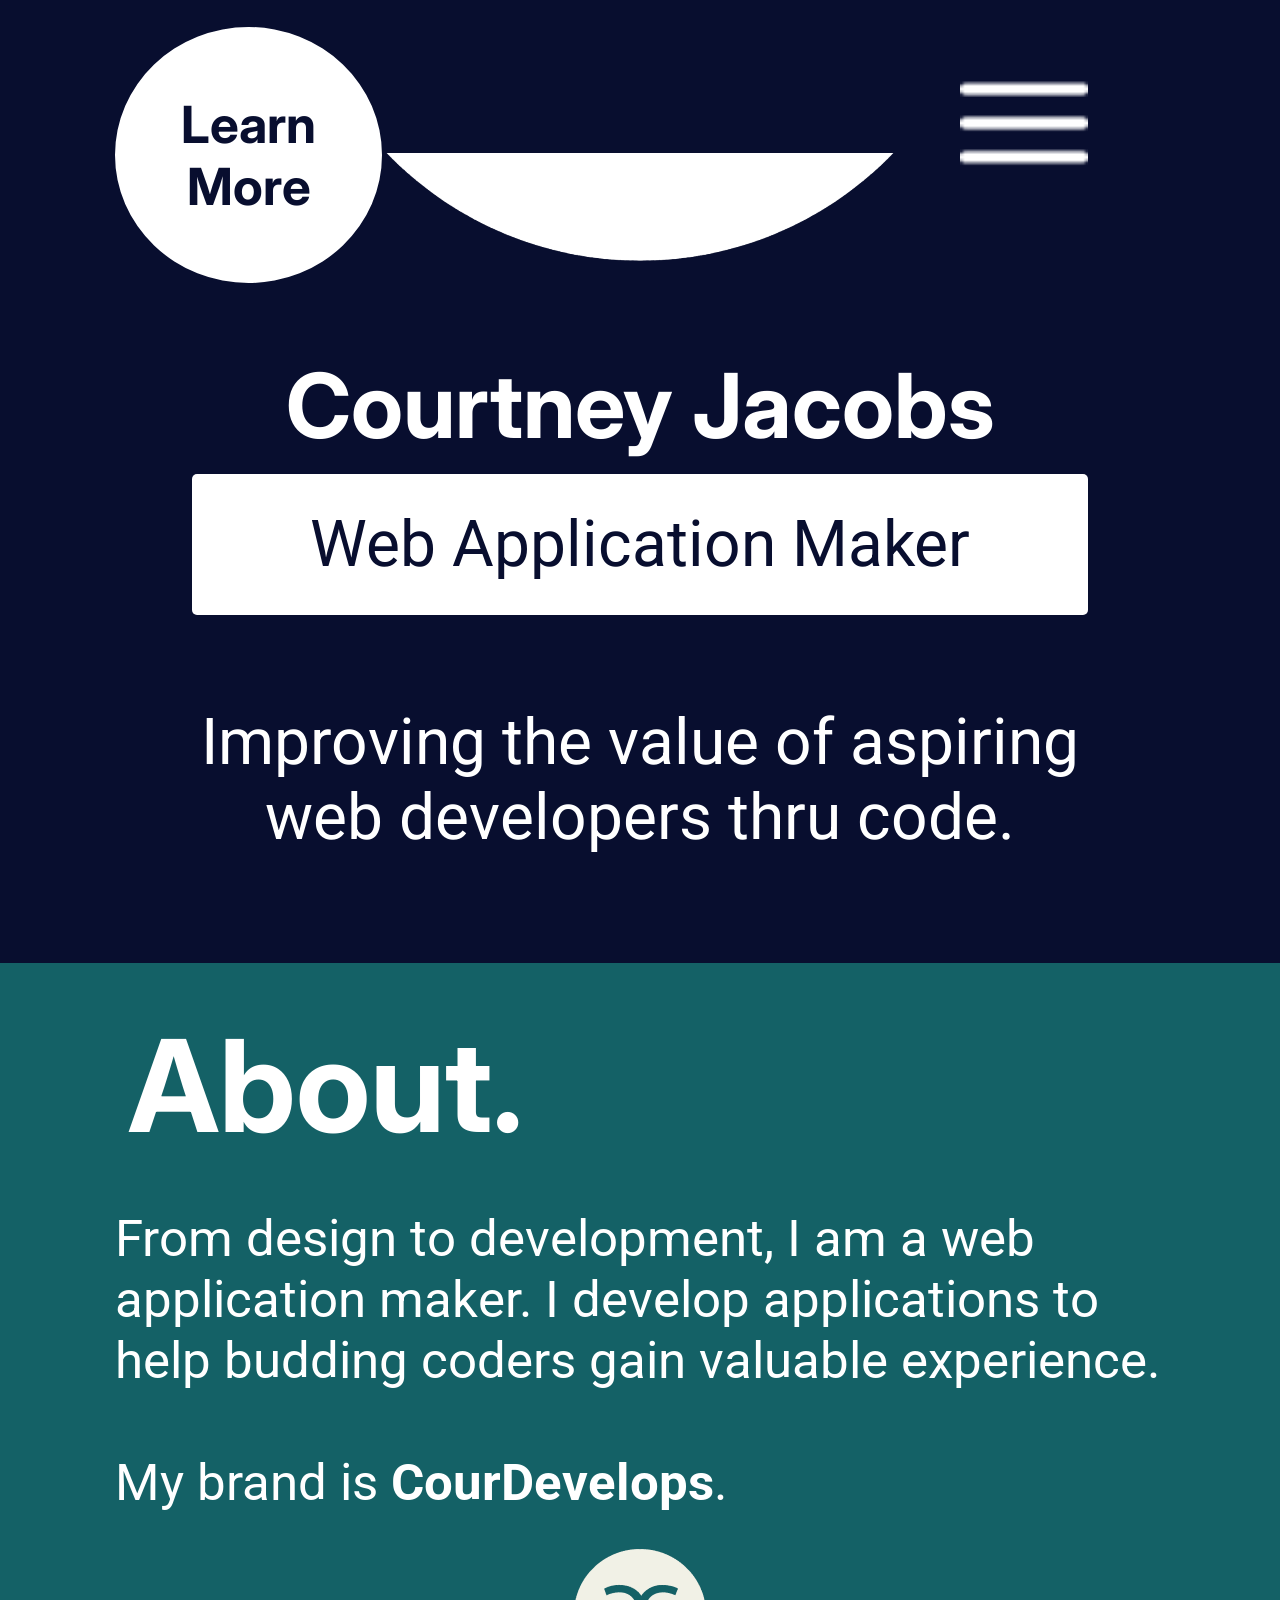
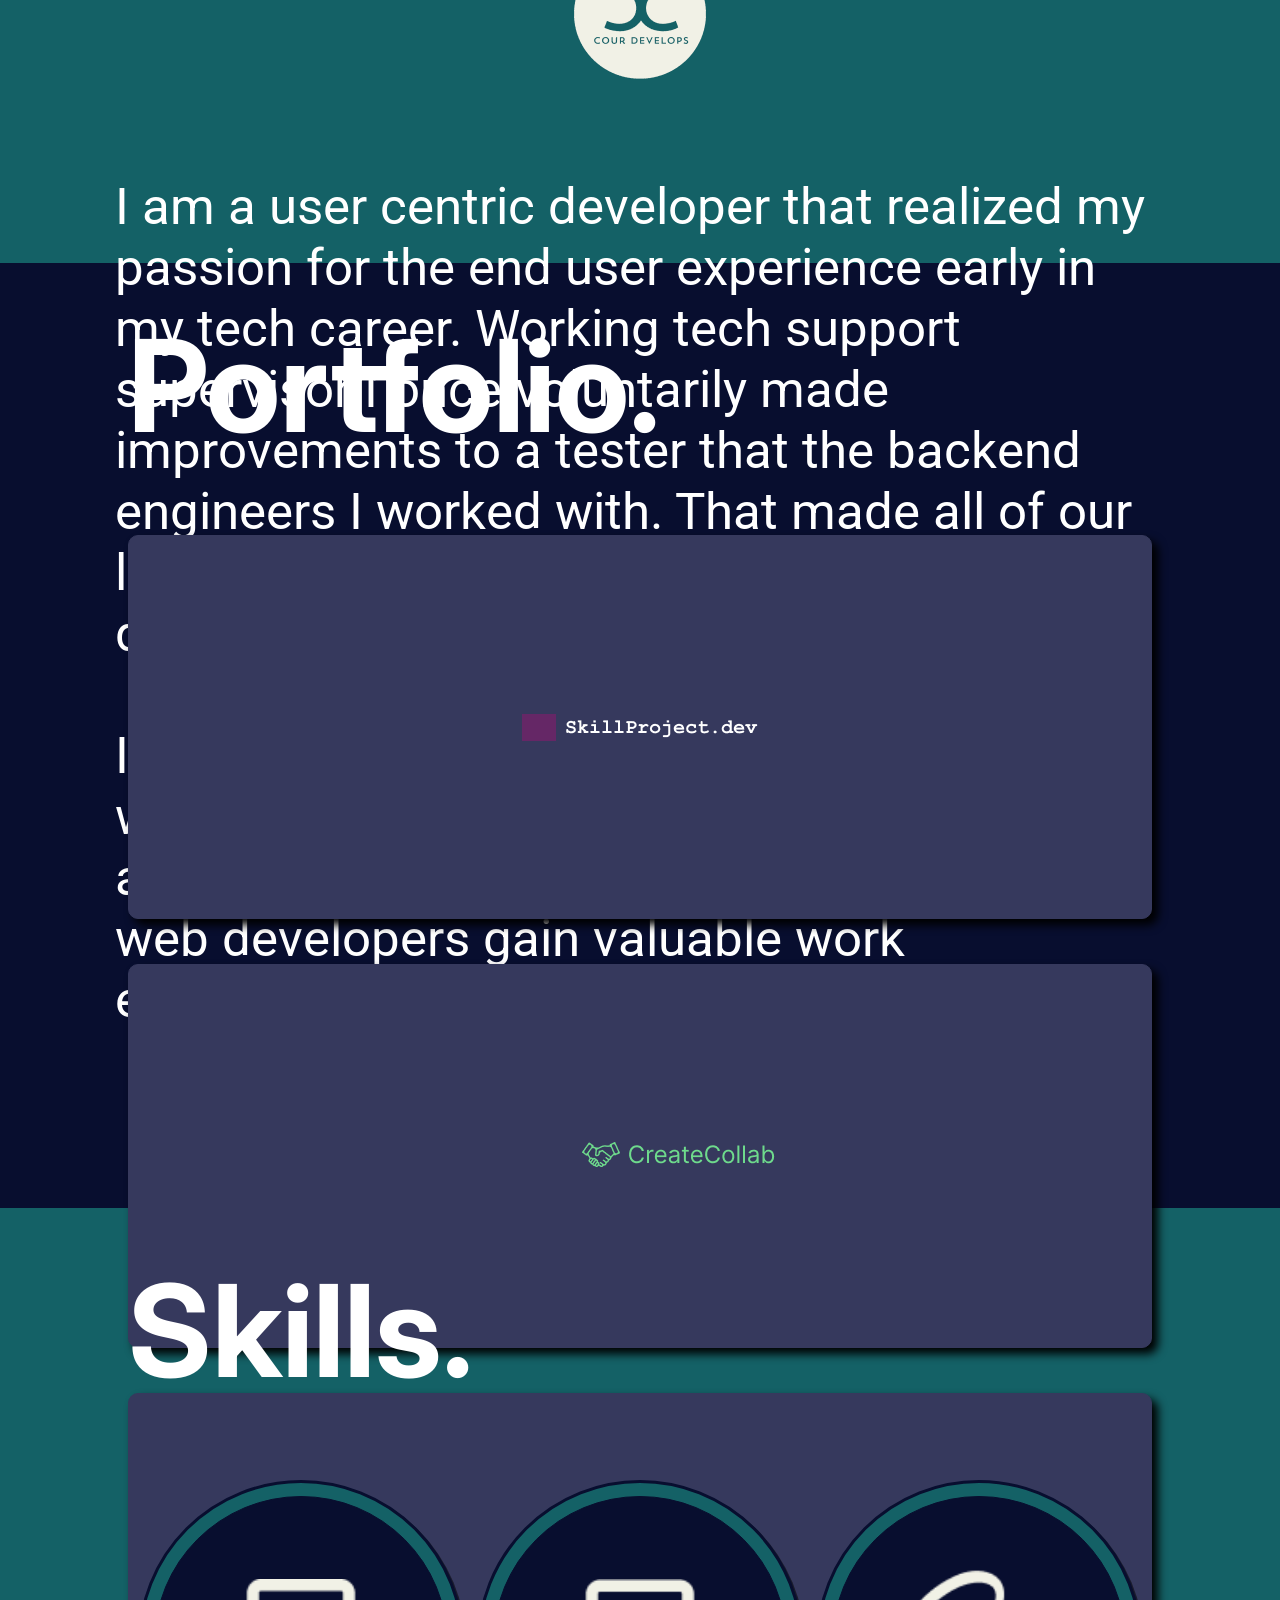
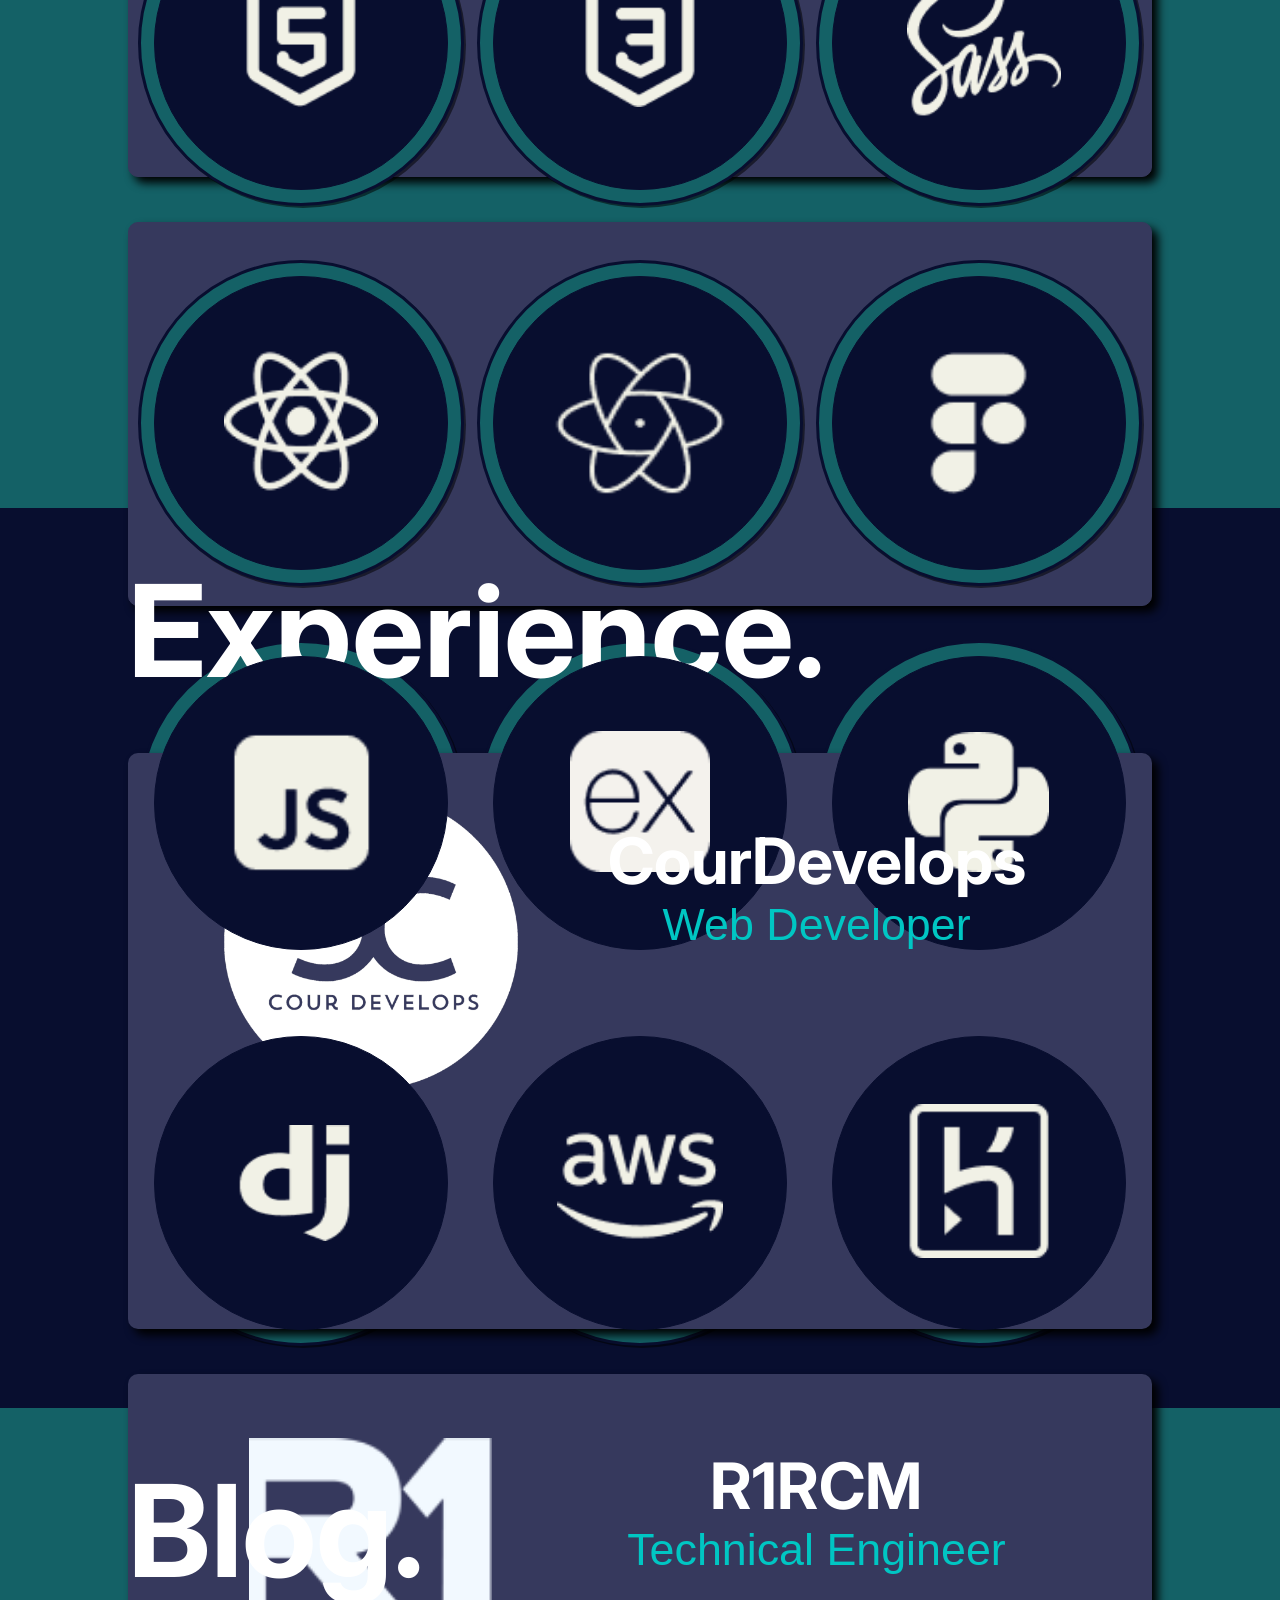
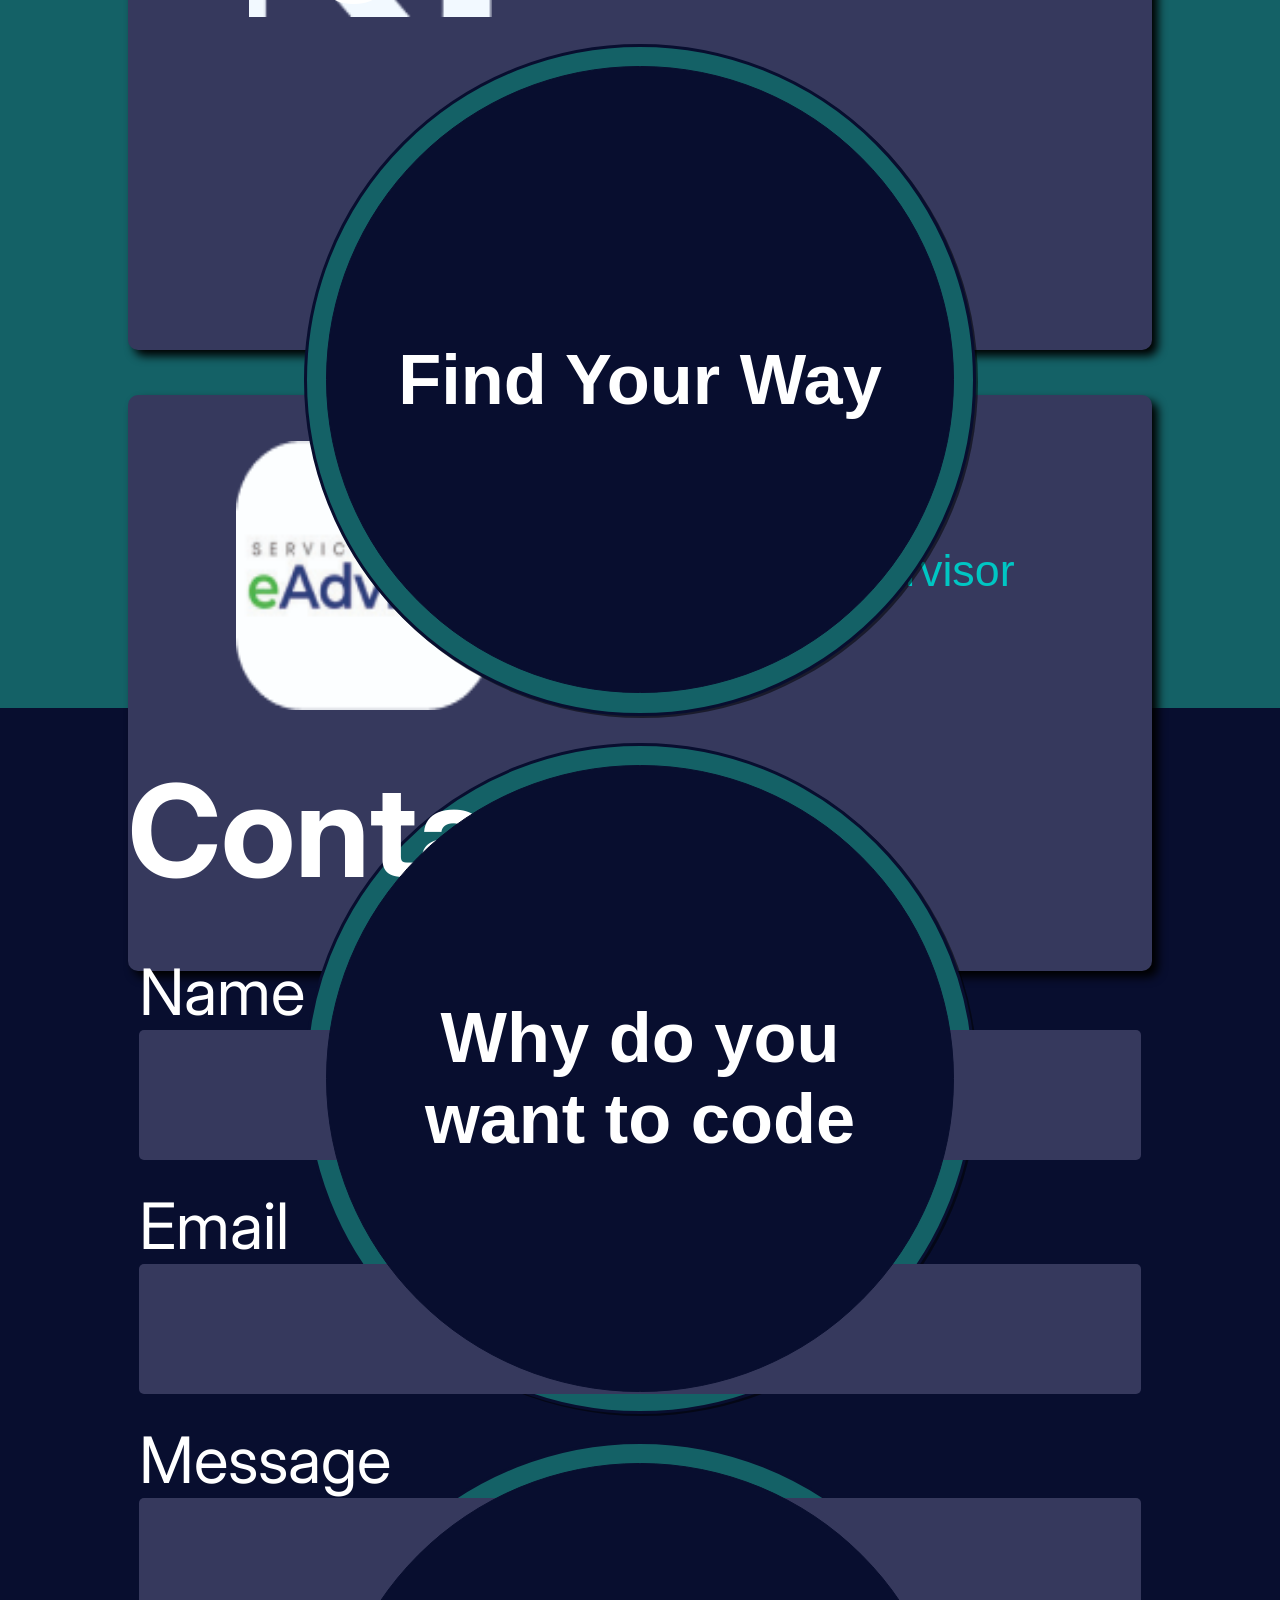
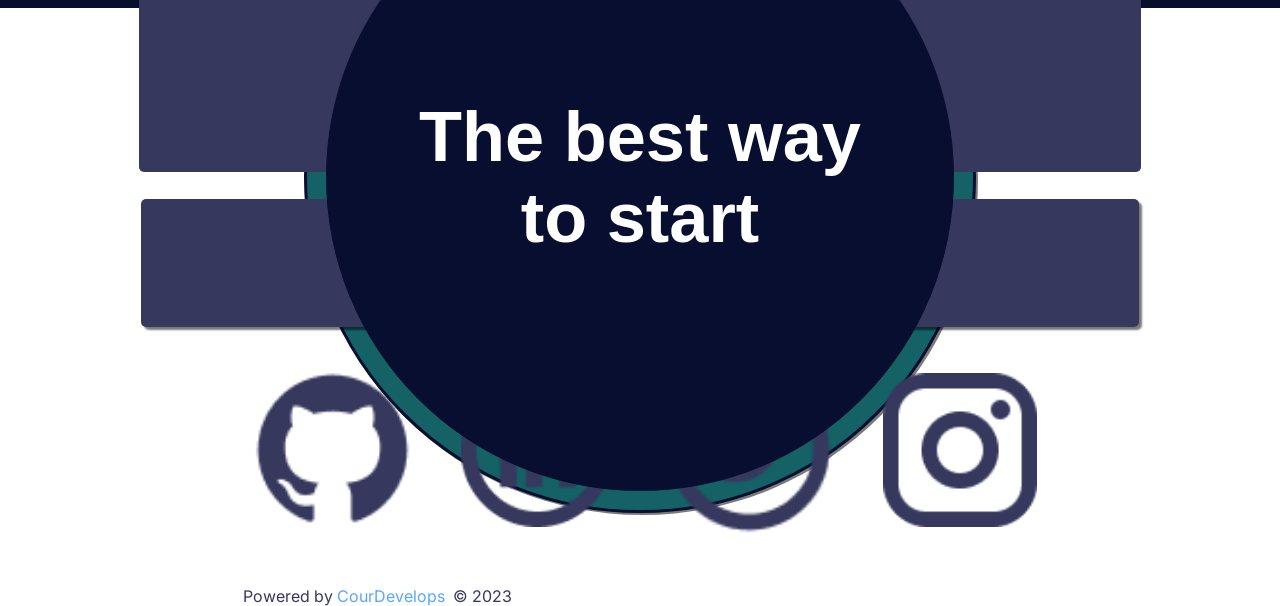
<file: index.html>
<!DOCTYPE html>
<html lang="en">
<head>
    <meta charset="UTF-8">
    <meta name="viewport" content="width=device-width, initial-scale=1.0">
    <title>Sticky NavBar</title>

    <!-- CSS -->
    <link rel="stylesheet" href="style.css">
</head>
<body class="whole_body">

    <div class="container" id="whole_page">
        <!-- The Navbars -->
        <!-- The Main NavBar -->
        <nav class="the_top_nav">
            <div class="nav_top_contents">
                <!-- <img src="./img/headshot/screensshot2.jpg" id="courdevs_top_logo" alt="courdevs_top_logo"> -->
                <div id="courdevs_top_logo">
                    <a href="#">Learn <br> More</a>
                </div>
                 <div class="you">
                    <p id="name">Courtney Jacobs</p>
                    <div class="desc_menu_box">
                        <p id="job_description">Web Application Maker</p>
                    </div>   
                </div>
                <img src="./img/hamburger.png" id="top_hamburger" alt="top_hamburger">
            </div>
        </nav>

        <!-- SLIDE IN MENU -->
        <section class="slide_in_menu">
            <!-- Here is the slide in -->
        </section>

        <!-- Section One -->
        <div class="section_one">
            <!-- <div class="home_page_logo">
                <img src="./img/Courdevelops 4.png" id="courdevs_top_logo" alt="courdevs_top_logo">
            </div> -->
            <div class="section_one_headshot">
                <img src="./img/CourdevelopsWhite.png" id="home_headshot" alt="">
                <!-- <img src="./img/headshot/screensshot2.jpg" id="home_headshot" alt="headshot"> -->
                <!-- <div class="back_circle"></div> -->
            </div>
            <div class="section_one_content">
                <div class="home_name">
                    <h1>Courtney Jacobs</h1>
                </div>
                <div class="job_description">
                    <p>Web Application Maker</p>
                </div>
                <div class="my_mantra">
                    <p>Improving the value of
                        aspiring <br> web developers thru code.</p>
                </div>
                <!-- <button class="learn_more">
                    <a href="#about_section">Learn More</a>
                </button> -->
            </div>
        </div>
        <!-- Section Two -->
        <div class="section_two" id="about_section">
            <div class="section_two_top">
                <h1 class="about_title">About.</h1>
            </div>

            <div class="section_two_bottom">
                <!-- Content -->
                <div class="about_content">
                    <!-- <p>
                        From design to development.  I code to create apps that help those looking
                        to break into the tech industry gain valuable experience.
                    </p> -->

                    <p>From design to development, I am a web application maker.
                        I develop applications to help budding coders gain valuable
                        experience.  
                    </p>

                    <!-- <p>Ever since I made my first crypto price scrapper with Python
                        I was hooked on web development.  Since then I've taught myself
                        the span of web development, mostly frontend. 
                    </p> -->
                    <br>
                    <p>
                        My brand is <b>CourDevelops</b>.
                    </p>
                    <!-- CourDevs Logo Div -->
                    <!-- Logo -->
                    <div class="about_page_Logo">
                        <img src="./img/CourdevelopsAbout.png" alt="CourDevelops">
                    </div>
                    <!-- Para One -->
                    <!-- <p>I'm a liason between the technical staff and non-technical staff.</p><br> -->
                    <!-- Para Two -->
                    <!-- <p>Attained my bachelors degree in computer science in 2016.
                        taught my self and invested in my learning and building
                        projects every day over the last 3 years.
                    </p> -->
                    <p>
                        <br>
                        I am a user centric developer that realized my passion for the end user experience
                        early in my tech career. Working tech support supervisor I once voluntarily made improvements to a tester that the 
                        backend engineers I worked with. That made all of our lives easier, and I was hooked on web development since. <br><br> I believe that the gig economy is the future of work. 
                        I want to contribute to it by developing apps that are easy to use 
                        and help budding web developers gain valuable work experience.
                    </p>
                </div>

                <!-- Download Resume Div -->
                <div class="resume_button_div">   
                    <a target="_blank" href="https://drive.google.com/file/d/1fNGMQrfBj7duj0bHxjabPN9FZ5sEQWxp/view?usp=drive_link" id="dload_resume">Download Resume</a>             
                </div>
            </div>
        </div>
        <!-- Section Three -->
        <div class="section_three">
            <div class="section_three_top">
                <h1 class="about_title">Portfolio.</h1>
            </div>
            
            <div class="section_three_bottom">
                <div class="portfolio_squares">
                    <!-- The Project Descriptions -->
                    <!-- /////////////////////////////////////// -->
                    <!-- /////////////////////////////////////// -->
                    <!-- /////////////////////////////////////// -->
                    <!-- /////////////////////////////////////// -->
                    <!-- /////////////////////////////////////// -->
                    <!-- /////////////////////////////////////// -->
                    <!-- /////////////////////////////////////// -->
                     <!-- App 1 Background page -->
                     <div class="appcontent" id="app1content">
                        <!-- App 1 outline square -->
                        <div class="appdescription">
                            <!-- App 1 Content -->
                            <!-- The App Logo -->
                            <header class="app1_logo">
                                <img src="/img/Projects/SkillProjectLogo.png" id="skill_project_img" alt="skill_project">
                            </header>
                            <!-- The App description -->
                            <div class="app1_description">
                                <p>This is an app that does cool stuff</p>
                            </div>
                            <!-- The App tech circles -->
                            <div class="app1_technologies">
                                <p>Technologies Used:</p>
                                <div class="technology_circles_portfolio">
                                    <div class="tech_1">
                                        <img src="/img/petiteicons/petitereact.png" class="react_app1" alt="react">
                                        <p class="app_circle_descriptions">React</p>
                                    </div>
                                    <div class="tech_2">
                                        <img src="/img/petiteicons/petiteexpressjs.png" id="express_tech_circle" alt="react">
                                        <p class="app_circle_descriptions">Express</p>
                                    </div>
                                    <div class="tech_3">
                                        <img src="/img/petiteicons/petitefirebase.png" class="react_app1" alt="react-native">
                                        <p class="app_circle_descriptions">Firebase</p>
                                    </div>
                                </div>
                            </div>
                            <!-- The App Accomplishments -->
                            <div class="app1_accomplishments">
                                <div class="accomp_list">
                                    <ul>
                                        <li id="accomp_header">Accomplishments:</li>
                                        <li>First Accomplishment</li>
                                        <li>Second Accomplishment</li>
                                        <li>Third Accomplishment</li>
                                        <li>Fourth Accomplishment</li>
                                        <li>Fifth Accomplishment</li>
                                    </ul>
                                </div>
                            </div>
                            <!-- The App Links -->
                            <div class="app1_links">
                                <!-- Github Circle -->
                                <a target="_blank" href="https://github.com" class="github_link">
                                    <img src="/img/socials/GreenSocials/github_green.png" id="github_app_link" alt="github">
                                </a>
                                <!-- Link Circle -->
                                <a href="#" class="link_link">
                                    <img src="/img/socials/GreenSocials/world_link_green.png" id="link_app_link" alt="link">
                                </a>
                            </div>
                        </div>
                        <!-- Back Arrow -->
                        <button class="app1_back_arrow">
                            <img src="/img/arrows/grey_back_arrow.png" id="back_arrow" alt="back_arrow">
                        </button>
                    </div>
                    <!-- /////////////////////////////////////// -->
                    <!-- /////////////////////////////////////// -->
                    <!-- /////////////////////////////////////// -->
                    <!-- App 2 Description -->
                    <div class="app2content" id="app2content">
                        <div class="app2description">
                            <header class="app2_logo">
                                <img src="/img/Projects/CreateCollab2.png" id="create_collab" alt="create_collab">
                            </header>
                            <!-- The App description -->
                            <div class="app2_description">
                                <p>This is an app that does cool stuff</p>
                            </div>
                            <!-- The App tech circles -->
                            <div class="app2_technologies">
                                <p>Technologies Used:</p>
                                <div class="technology_circles2_portfolio">
                                    <div class="tech_1">
                                        <img src="/img/petiteicons/petitereact.png" class="react_app1" alt="react">
                                        <p class="app_circle_descriptions">React</p>
                                    </div>
                                    <div class="tech_2">
                                        <img src="/img/petiteicons/petiteexpressjs.png" id="express_tech_circle" alt="react">
                                        <p class="app_circle_descriptions">Express</p>
                                    </div>
                                    <div class="tech_3">
                                        <img src="/img/petiteicons/petiteaws.png" class="react_app1" alt="react-native">
                                        <p class="app_circle_descriptions">AWS</p>
                                    </div>
                                </div>
                            </div>
                            <!-- The App Accomplishments -->
                            <div class="app1_accomplishments">
                                <div class="accomp_list">
                                    <ul>
                                        <li id="accomp_header_2">Accomplishments:</li>
                                        <li>First Accomplishment</li>
                                        <li>Second Accomplishment</li>
                                        <li>Third Accomplishment</li>
                                        <li>Fourth Accomplishment</li>
                                        <li>Fifth Accomplishment</li>
                                    </ul>
                                </div>
                            </div>
                            <!-- The App Links -->
                            <div class="app2_links">
                                <!-- Github Circle -->
                                <a target="_blank" href="https://github.com" class="github_link">
                                    <img src="/img/socials/GreenSocials/github_green.png" id="github_app_link" alt="github">
                                </a>
                                <!-- Link Circle -->
                                <a href="#" class="link_link">
                                    <img src="/img/socials/GreenSocials/world_link_green.png" id="link_app_link" alt="link">
                                </a>
                            </div>
                        </div>
                        <!-- Back Arrow -->
                        <button class="app2_back_arrow">
                            <img src="/img/arrows/grey_back_arrow.png" id="back_arrow" alt="back_arrow">
                        </button>
                    </div>
                    <!-- App 3 Description -->
                    <div class="app3content">
                        <div class="app3description">
                            <p>App 3 Description</p>
                        </div>
                    </div>
                    <!-- App 4 Description -->
                    <div class="app4content">
                        <div class="app4description">
                            <p>App 4 Description</p>
                        </div>
                    </div>
                    <!-- The Project Squares -->
                    <!-- App 1 Button -->
                    <!-- /////////////////////////////////////// -->
                    <!-- /////////////////////////////////////// -->
                    <!-- /////////////////////////////////////// -->
                    <!-- /////////////////////////////////////// -->
                    <!-- /////////////////////////////////////// -->
                    <!-- /////////////////////////////////////// -->
                    <!-- /////////////////////////////////////// -->
                    <button class="portfolio_square" id="app_1">
                        <!-- App 1 Top -->
                        <div class="app">
                            <img src="./img/Projects/SkillProjectLogo.png" id="skill_project" alt="skill_project">
                        </div>
                    </button>
                    <button class="portfolio_square" id="app_2">
                        <div class="app">
                            <img src="./img/Projects/CreateCollab2.png" id="create_collab" alt="create_collab">
                        </div>
                    </button>
                    <button class="portfolio_square" id="app_3">
                        <div class="app">
                            <img src="./img/Projects/MSY.png" id="msy" alt="MSY">
                        </div>
                    </button>
                    <button class="portfolio_square" id="app_4">
                        <div class="app">
                            <img src="./img/Projects/WorkflowApp.png" id="workflow_app" alt="workflow_app">
                        </div>
                    </button>
                </div>
            </div>
        </div>
        <!-- Section Four -->
        <div class="section_four">
            <div class="section_four_top">
                <h1 class="skills_title">Skills.</h1>
            </div>

            <div class="section_four_bottom">

                <!-- Responsive Design Div -->
                <div class="responsive_design_div">
                    <!-- Skills Circles Div -->
                    <div class="responsive_design_circles">

                        <!-- HTML Circles -->
                        <div class="skill_circle">
                            <!-- Outer Background Circle -->
                                <!-- Green w Blue Border -->
                            <div class="skill_back"></div>
                            <!-- Front HTML -->
                                 <!-- Blue -->
                            <button class="skill_front" id="html_skill">
                                <img src="./img/skills/frontend/whiteicons/html52.png" class="shield" id="html" alt="html">
                                <div id="html_description">HTML5</div>
                            </button>
                        </div>

                        <!-- CSS -->
                        <div class="skill_circle">
                            <!-- Outer Background Circle -->
                                <!-- Green w Blue Border -->
                            <div class="skill_back"></div>
                            <!-- Front CSS -->
                                 <!-- Blue -->
                            <button class="skill_front" id="css_skill">
                                <img src="./img/skills/frontend/whiteicons/css32.png" class="shield" id="css" alt="css">
                                <div id="css_description">CSS3</div>
                            </button>
                        </div>

                        <!-- SASS -->
                        <div class="skill_circle">
                            <!-- Outer Background Circle -->
                                <!-- Green w Blue Border -->
                            <div class="skill_back"></div>
                            <!-- Front SASS -->
                                 <!-- Blue -->
                            <button class="skill_front" id="sass_skill">
                                <img src="./img/skills/frontend/whiteicons/sass2.png" id="sass" alt="sass">
                                <div id="sass_description">Sass</div>
                            </button>
                        </div>
                    </div>
                    
                        <!-- Responsive Design Title and UnderLine -->
                        <!-- <div class="responsive_design_underline"> -->
                            <!-- Title -->
                            <!-- <div class="responsive_title_div">
                                <p class="responsive_title">Responsive Design</p>
                                <hr class="skills_underline"></hr>
                            </div> -->
                        <!-- </div> -->
                    
                </div>

                <!-- User Interface Div -->
                <div class="user_interface_div">
                    <!-- Skills Circles Div Two -->
                    <div class="user_interface_circles">
                        <!-- REACT Circle -->
                        <div class="skill_circle">
                            <!-- Outer Background Circle -->
                                <!-- Green w Blue Border -->
                            <div class="skill_back"></div>
                            <!-- Front REACT -->
                                 <!-- Blue -->
                            <button class="skill_front" id="react_skill">
                                <img src="./img/skills/frontend/whiteicons/react.png" id="react" alt="reactjs">
                                <div id="react_description">React</div>
                            </button>
                        </div>

                        <!-- NATIVE -->
                        <div class="skill_circle">
                            <!-- Outer Background Circle -->
                                <!-- Green w Blue Border -->
                            <div class="skill_back"></div>
                            <!-- Front NATIVE -->
                                 <!-- Blue -->
                            <button class="skill_front" id="react_native_skill">
                                <img src="./img/skills/frontend/whiteicons/native.png" id="react_native" alt="native">
                                <div id="react_native_description">React <br> Native</div>
                            </button>
                        </div>

                        <!-- FIGMA -->
                        <div class="skill_circle">
                            <!-- Outer Background Circle -->
                                <!-- Green w Blue Border -->
                            <div class="skill_back"></div>
                            <!-- Front SASS -->
                                 <!-- Blue -->
                            <button class="skill_front" id="figma_skill">
                                <img src="./img/skills/frontend/whiteicons/figma.png" id="figma" alt="figma">
                                <div class="description" id="figma_description">Figma</div>
                            </button>
                        </div>
                    </div>
                     <!-- User Interface Title and UnderLine -->
                     <!-- <div class="user_interface_underline"> -->
                        <!-- Title -->
                        <!-- <div class="user_interface_div">
                            <p class="user_interface_title">User Interface</p>
                            <hr class="skills_underline"></hr>
                        </div> -->
                    <!-- </div> -->
                </div>

                <!-- Scripting Div -->
                <div class="scripting_div">
                    <!-- Skills Circles Div Three -->
                    <div class="scripting_circles">
                        <!-- JAVASCRIPT Circle -->
                        <div class="skill_circle">
                            <!-- Outer Background Circle -->
                                <!-- Green w Blue Border -->
                            <div class="skill_back"></div>
                            <!-- Front REACT -->
                                 <!-- Blue -->
                            <button class="skill_front" id="javascript_skill">
                                <img src="./img/skills/frontend/whiteicons/javascript.png" id="javascript" alt="javascript">
                                <div class="description" id="javascript_description">JavaScript</div>
                            </button>
                        </div>

                        <!-- EXPRESS JS -->
                        <div class="skill_circle">
                            <!-- Outer Background Circle -->
                                <!-- Green w Blue Border -->
                            <div class="skill_back"></div>
                            <!-- Front SASS -->
                                 <!-- Blue -->
                            <button class="skill_front" id="expressjs_skill">
                                <img src="./img/skills/backend/whiteicons/expressjs.png" id="expressjs" alt="expressjs">
                                <div id="expressjs_description">ExpressJS</div>
                            </button>
                        </div>

                        <!-- PYTHON -->
                        <div class="skill_circle" id="python_skill">
                            <!-- Outer Background Circle -->
                                <!-- Green w Blue Border -->
                            <div class="skill_back"></div>
                            <!-- Front PYTHON -->
                                 <!-- Blue -->
                            <button class="skill_front" id="python_skill">
                                <img src="./img/skills/backend/whiteicons/python.png" id="python" alt="python">
                                <div id="python_description">Python</div>
                            </button>
                        </div>
                    </div>

                    <!-- Scripting Title and UnderLine -->
                    <!-- <div class="user_interface_underline"> -->
                        <!-- Title -->
                        <!-- <div class="user_interface_div">
                            <p class="scripting_title">Scripting</p>
                            <hr class="skills_underline"></hr>
                        </div> -->
                    <!-- </div> -->
                </div>

                <!-- Backend -->
                <div class="backend_div">
                    <!-- Skills Circles Div Four -->
                    <div class="backend_circles">
                        <!-- DJANGO -->
                        <div class="skill_circle">
                            <!-- Outer Background Circle -->
                                <!-- Green w Blue Border -->
                            <div class="skill_back"></div>
                            <!-- Front DJANGO -->
                                <!-- Blue -->
                            <button class="skill_front" id="django_skill">
                                <img src="./img/skills/backend/whiteicons/django.png" id="django" alt="django">
                                <div id="django_description">Django</div>
                            </button>
                        </div>

                        <!-- HEROKU -->
                        <div class="skill_circle">
                            <!-- Outer Background Circle -->
                                <!-- Green w Blue Border -->
                            <div class="skill_back"></div>
                            <!-- Front AWS -->
                                <!-- Blue -->
                            <button class="skill_front" id="aws_skill">
                                <img src="./img/skills/backend/whiteicons/aws.png" id="aws" alt="aws">
                                <div id="aws_description">AWS</div>
                            </button>
                        </div>

                        <!-- AWS -->
                        <div class="skill_circle">
                            <!-- Outer Background Circle -->
                                <!-- Green w Blue Border -->
                            <div class="skill_back"></div>
                            <!-- Front HEROKU -->
                                <!-- Blue -->
                            <button class="skill_front" id="heroku_skill">
                                <img src="./img/skills/backend/whiteicons/heroku.png" id="heroku" alt="heroku">
                                <div id="heroku_description">Heroku</div>
                            </button>
                        </div>
                    </div>
                    <!-- Backend Title and UnderLine -->
                    <!-- <div class="backend_underline"> -->
                        <!-- Title -->
                        <!-- <div class="backend_div">
                            <p class="backend_title">Backend</p>
                            <hr class="skills_underline"></hr>
                        </div> -->
                    <!-- </div> -->
                </div>

            </div>
        </div>
        <!-- Section Five -->
        <div class="section_five">
            <div class="section_five_top">
                <h1 class="experience_title">Experience.</h1>
            </div>

            <div class="section_five_bottom">
                <!-- Experience Boxes -->
                <button class="experience_box" id="courdevelops_button">
                    <!-- Courdevs -->
                    <!-- Logo -->
                    <div class="courdevelops_logo">
                        <img src="./img/CourdevelopsWhite.png" id="courdevelops" alt="courdevelops">
                    </div>
                    <!-- Line -->
                    <!-- <div class="vl"></div> -->
                    <!-- Description -->
                    <div class="courdevelops_description">
                        <!-- Main Description -->
                        <div class="main_description">
                            <h1>CourDevelops</h1>
                            <p>Web Developer</p>
                        </div>
                        <!-- The Job Description -->
                        <div class="detailed_description">
                            <div class="courdevelops_dates">
                                <h1>Dates:</h1>
                                <p>Mar 2020 - Present</p>
                            </div>
                            <div class="courdevelops_duties">
                                <h1>Duties:</h1>
                                <p>SPA Development</p>
                                <p>UX/UI Design</p>
                                <p>APIs</p>
                            </div>
                        </div>
                    </div>
                </button>
                <button class="experience_box" id="r1rcm_button">
                    <!-- RCR1M -->
                    <!-- Logo -->
                    <div class="r1rcm_logo">
                        <img src="./img/experience/past jobs/R1 1.png" id="r1rcm" alt="r1rcm">
                    </div>
                    <!-- Line -->
                    <!-- <div class="vl" id="r1rcm_vl"></div> -->
                    <!-- Description -->
                    <div class="r1rcm_description">
                        <div class="main_description_r1rcm">
                            <h1>R1RCM</h1>
                            <p>Technical Engineer</p>
                        </div>
                        <!-- The Job Description -->
                        <div class="detailed_description_r1rcm">
                            <div class="r1rcm_dates">
                                <h1>Dates:</h1>
                                <p>Nov 2018 - Mar 2020</p>
                            </div>
                            <div class="r1rcm_duties">
                                <h1>Duties:</h1>
                                <p>Workstation configurations</p>
                                <p>Group policy</p>
                                <p>Network engineering</p>
                            </div>
                        </div>
                    </div>
                </button>
                <button class="experience_box" id="slea_button">
                    <!-- SLEA -->
                    <!-- Logo -->
                    <div class="slea_logo">
                        <img src="./img/experience/past jobs/SLEA.png" id="slea" alt="slea">
                    </div>
                    <!-- Line -->
                    <!-- <div class="vl"></div> -->
                    <!-- Description -->
                    <div class="slea_description">
                        <div class="main_description_slea">
                            <h1>SLEA</h1>
                            <p>Technical Supervisor</p>
                        </div>
                        <!-- The Job Description -->
                        <div class="detailed_description_slea">
                            <div class="slea_dates">
                                <h1>Dates:</h1>
                                <p>Nov 2018 - Mar 2020</p>
                            </div>
                            <div class="slea_duties">
                                <h1>Duties:</h1>
                                <p>Tier 1 task Delegation</p>
                                <p>Perform/Stress Testing</p>
                                <p>TCP/IP configuration</p>
                            </div>
                        </div>
                    </div>
                </button>
            </div>
        </div>
        <!-- Section Six -->
        <div class="section_six">
            <div class="section_six_top">
                <h1 class="blog_title">Blog.</h1>
            </div>

            <div class="section_six_bottom">
                <!-- The Blog Slide Ins -->
                <!-- /////////////////////////////////////// -->
                <!-- /////////////////////////////////////// -->
                <!-- /////////////////////////////////////// -->
                <!-- /////////////////////////////////////// -->
                <!-- /////////////////////////////////////// -->
                <!-- /////////////////////////////////////// -->
                <!-- /////////////////////////////////////// -->
                <!-- BLOG 1 SLIDE IN -->
                <div class="blog1content">
                    <div class="blog1outline">
                        <div class="top_blog_circle_back">
                            <div class="top_blog_circle_front">
                                <h2>Find Your Way</h2>
                                <p>Courtney Jacobs</p>
                                <p>//May 20, 2023</p>
                            </div>
                        </div>
                        <!-- Blog 1 Content -->
                        <div class="blog_one_content_outline">
                            <div class="blog_one_content">
                                <p>In web development it's quite the journey.
                                    You have to find your way.  It's more link
                                    a journey through the wilderness, not like 
                                    getting a certificate for a well paying, 
                                    cushy job.  This will be fufilling yet
                                    filled with stress.  It's not for the faint 
                                    of heart.
                                    <br><br>
                                    In web development it's quite the journey.
                                    You have to find your way.  It's more link
                                    a journey through the wilderness, not like 
                                    getting a certificate for a well paying, 
                                    cushy job.  This will be fufilling yet
                                    filled with stress.  It's not for the faint 
                                    of heart. 
                                    <br><br>
                                    In web development it's quite the journey.
                                    You have to find your way.  It's more link
                                    a journey through the wilderness, not like 
                                    getting a certificate for a well paying, 
                                    cushy job.  This will be fufilling yet
                                    filled with stress.  It's not for the faint 
                                    of heart. Here's more Here's more Here's more
                                </p>
                                <!-- <p>This is the Content.  It's some sentences</p>
                                <p>This is the Content.  It's some sentences</p>
                                <p>This is the Content.  It's some sentences</p>
                                <p>This is the Content.  It's some sentences</p>
                                <p>This is the Content.  It's some sentences</p>
                                <p>This is the Content.  It's some sentences</p>
                                <p>This is the Content.  It's some sentences</p>
                                <p>This is the Content.  It's some sentences</p>
                                <p>This is the Content.  It's some sentences</p>
                                <p>This is the Content.  It's some sentences</p>
                                <p>This is the Content.  It's some sentences</p>
                                <p>This is the Content.  It's some sentences</p>
                                <p>This is the Content.  It's some sentences</p>
                                <p>This is the Content.  It's some sentences</p>
                                <p>This is the Content.  It's some sentences</p>
                                <p>This is the Content.  It's some sentences</p>
                                <p>This is the Content.  It's some sentences</p>
                                <p>This is the Content.  It's some sentences</p>
                                <p>This is the Content.  It's some sentences</p>
                                <p>This is the Content.  It's some sentences</p>
                                <p>This is the Content.  It's some sentences</p>
                                <p>This is the Content.  It's some sentences</p>
                                <p>This is the Content.  It's some sentences</p>
                                <p>This is the Content.  It's some sentences</p>
                                <p>This is the Content.  It's some sentences</p>
                                <p>This is the Content.  It's some sentences</p>
                                <p>This is the Content.  It's some sentences</p>
                                <p>This is the Content.  It's some sentences</p>
                                <p>This is the Content.  It's some sentences</p>
                                <p>This is the Content.  It's some sentences</p>
                                <p>This is the Content.  It's some sentences</p>
                                <p>This is the Content.  It's some sentences</p>
                                <p>This is the Content.  It's some sentences</p>
                                <p>This is the Content.  It's some sentences</p>
                                <p>This is the Content.  It's some sentences</p>
                                <p>This is the Content.  It's some sentences</p>
                                <p>This is the Content.  It's some sentences</p>
                                <p>This is the Content.  It's some sentences</p>
                                <p>This is the Content.  It's some sentences</p>
                                <p>This is the Content.  It's some sentences</p>
                                <p>This is the Content.  It's some sentences</p>
                                <p>This is the Content.  It's some sentences</p>
                                <p>This is the Content.  It's some sentences</p>
                                <p>This is the Content.  It's some sentences</p> -->
                            </div>
                        </div>
                        <!-- Bottom 1 Circle -->
                        <div class="bottom_blog_circle_back">
                            <div class="front_blog_circle_front">
                                <div class="blog_socials">
                                    <img src="/img/socials/WhiteSocials/twitterWhite.png" id="twitter" alt="twitter">
                                    <img src="/img/socials/WhiteSocials/linkedinWhite.png" id="linkedin" alt="linkedin">
                                    <img src="/img/socials/WhiteSocials/share-circle.png" id="share" alt="share">
                                </div>
                            </div>
                        </div>
                        <!-- Blog Back Arrow -->
                        <button class="blog_back_arrow">
                            <img src="/img/arrows/mainblue_back_arrow.png" id="blog_back_arrow" alt="blog_back_arrow">
                        </button>
                    </div>
                </div>
                 <!-- /////////////////////////////////////// -->
                <!-- /////////////////////////////////////// -->
                <!-- /////////////////////////////////////// -->
                <!-- /////////////////////////////////////// -->
                <!-- /////////////////////////////////////// -->
                <!-- /////////////////////////////////////// -->
                <!-- /////////////////////////////////////// -->
                <!-- Blog Circles -->
                <!-- BLOG CIRCLE ONE -->
                <div class="blog_circle">
                    <div class="blog_circle_back">
                        <button class="blog_circle_front" id="blog_one">
                            <h1>Find Your Way</h1>
                        </button>
                    </div>
                </div>
                <!-- line connector -->
                <!-- <div class="vl"></div> -->
                <div class="blog_circle">
                    <div class="blog_circle_back">
                        <button class="blog_circle_front" id="blog_two">
                            <h1>Why do you <br> want to code</h1>
                        </button>
                    </div>
                </div>
                <!-- line connector -->
                <!-- <div class="vl"></div> -->
                <div class="blog_circle">
                    <div class="blog_circle_back">
                        <button class="blog_circle_front" id="blog_three">
                            <h1>The best way <br> to start</h1>
                        </button>
                    </div>
                </div>
            </div>
        </div>
        <!-- Section Seven -->
        <div class="section_seven">
            <div class="section_seven_top">
                <h1 class="contact_title">Contact.</h1>
            </div>

            <div class="section_seven_bottom">
                <form action="#">
                    <!-- Name -->
                    <div class="input_div">
                        <label for="name">Name</label>
                        <input type="text" name="name" id="name">
                    </div>
                    <!-- Email -->
                    <div class="input_div">
                        <label for="email">Email</label>
                        <input type="email" name="email" id="email">
                    </div>
                    <!-- Message -->
                    <div class="input_div">
                        <label for="message">Message</label>
                        <textarea name="message" id="message" cols="30" rows="10"></textarea>
                    </div>
                    <!-- SUBMIT BUTTON -->
                    <div class="submit_button">
                        <button onclick="sendMail()" id="submitemail">
                            <p>Submit</p>
                        </button>
                    </div>
                </form>
                
                <!-- Socials -->
                
                <!-- POWERED BY -->
                <div class="poweredby">
                    <!-- <img src="./img/logo/grey_logo_courdevelops.png" alt="Logo"> -->
                    <small>
                        <div class="tabletsocials">
                            <!-- SOCIALS MOBILE -->
                            <a target="_blank" href="https://github.com/courthub74"><img id="github" src="./img/socials/PurpleSocials/GithubPurple.png" alt="github"></a>
                            <a target="_blank" href="https://www.linkedin.com/in/courtney-jacobs-develops/"><img id="linkedin" src="./img/socials/PurpleSocials/LinkedinPurple.png" alt="linkedin"></a>
                            <a target="_blank" href="https://twitter.com/CourDevelops"><img id="twitter" src="./img/socials/PurpleSocials/TwitterPurple.png" alt="twitter"></a>
                            <a target="_blank" href="https://instagram.com/courtj_135"><img id="instagram" src="./img/socials/PurpleSocials/InstagramPurple.png" alt="instagram"></a>
                        </div>
                        <div class="copyrights">
                            <!-- <img src="./img/logo/grey_logo_courdevelops.png" alt="Logo"> -->
                            <p>Powered by&nbsp<span class="courdev">CourDevelops</span> &nbsp <p>&copy; 2023</p></p>
                        </div>
                    </small>
                </div>
            </div>
        </div>
    </div>
    

    <!-- JS -->

    <!-- Preload -->
    <script>//</script>
    <!-- <script src="windowload.js"></script> -->
    <!-- NavBar -->
    <script src="navbar.js"></script>
    <!-- Portfolio buttons -->
    <script src="portfolio.js"></script>
    <!-- Skills Buttons -->
    <script src="skillsbuttons.js"></script>
    <!-- Experience Buttons -->
    <script src="experiencebuttons.js"></script>
    <!-- Blog Buttons -->
    <script src="blogbutttons.js"></script>
</body>
</html>
</file>
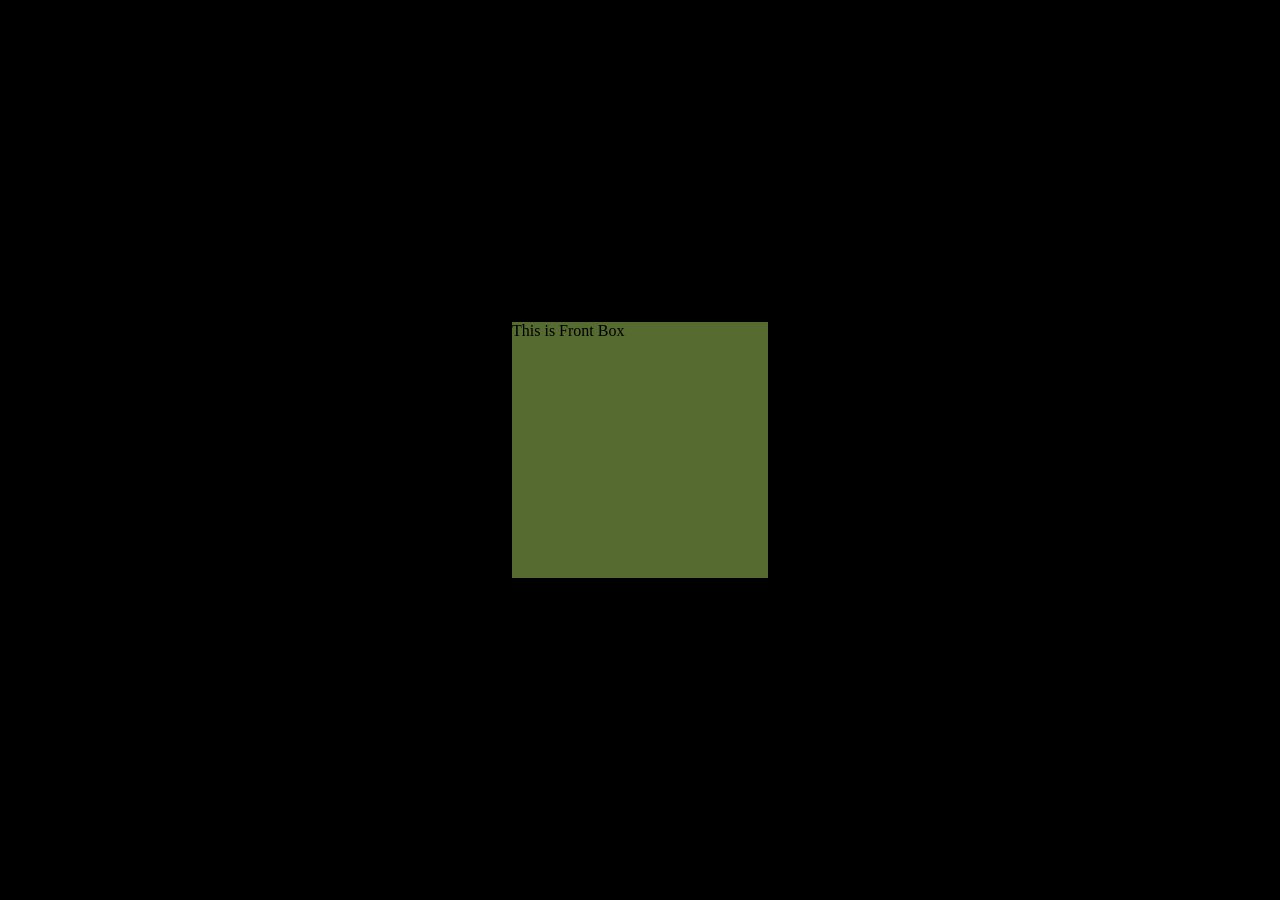
<file: objectsinfront/index.html>
<!DOCTYPE html>
<html lang="en">
<head>
    <meta charset="UTF-8">
    <meta name="viewport" content="width=device-width, initial-scale=1.0">
    <title>Box in Front of Other</title>

    <link rel="stylesheet" href="boxes.css">
</head>
<body>

    <div class="boxes">
        <div class="front_box">This is Front Box</div>
        <div class="back_box">This is the Back Box</div>
    </div>
    
</body>
</html>
</file>
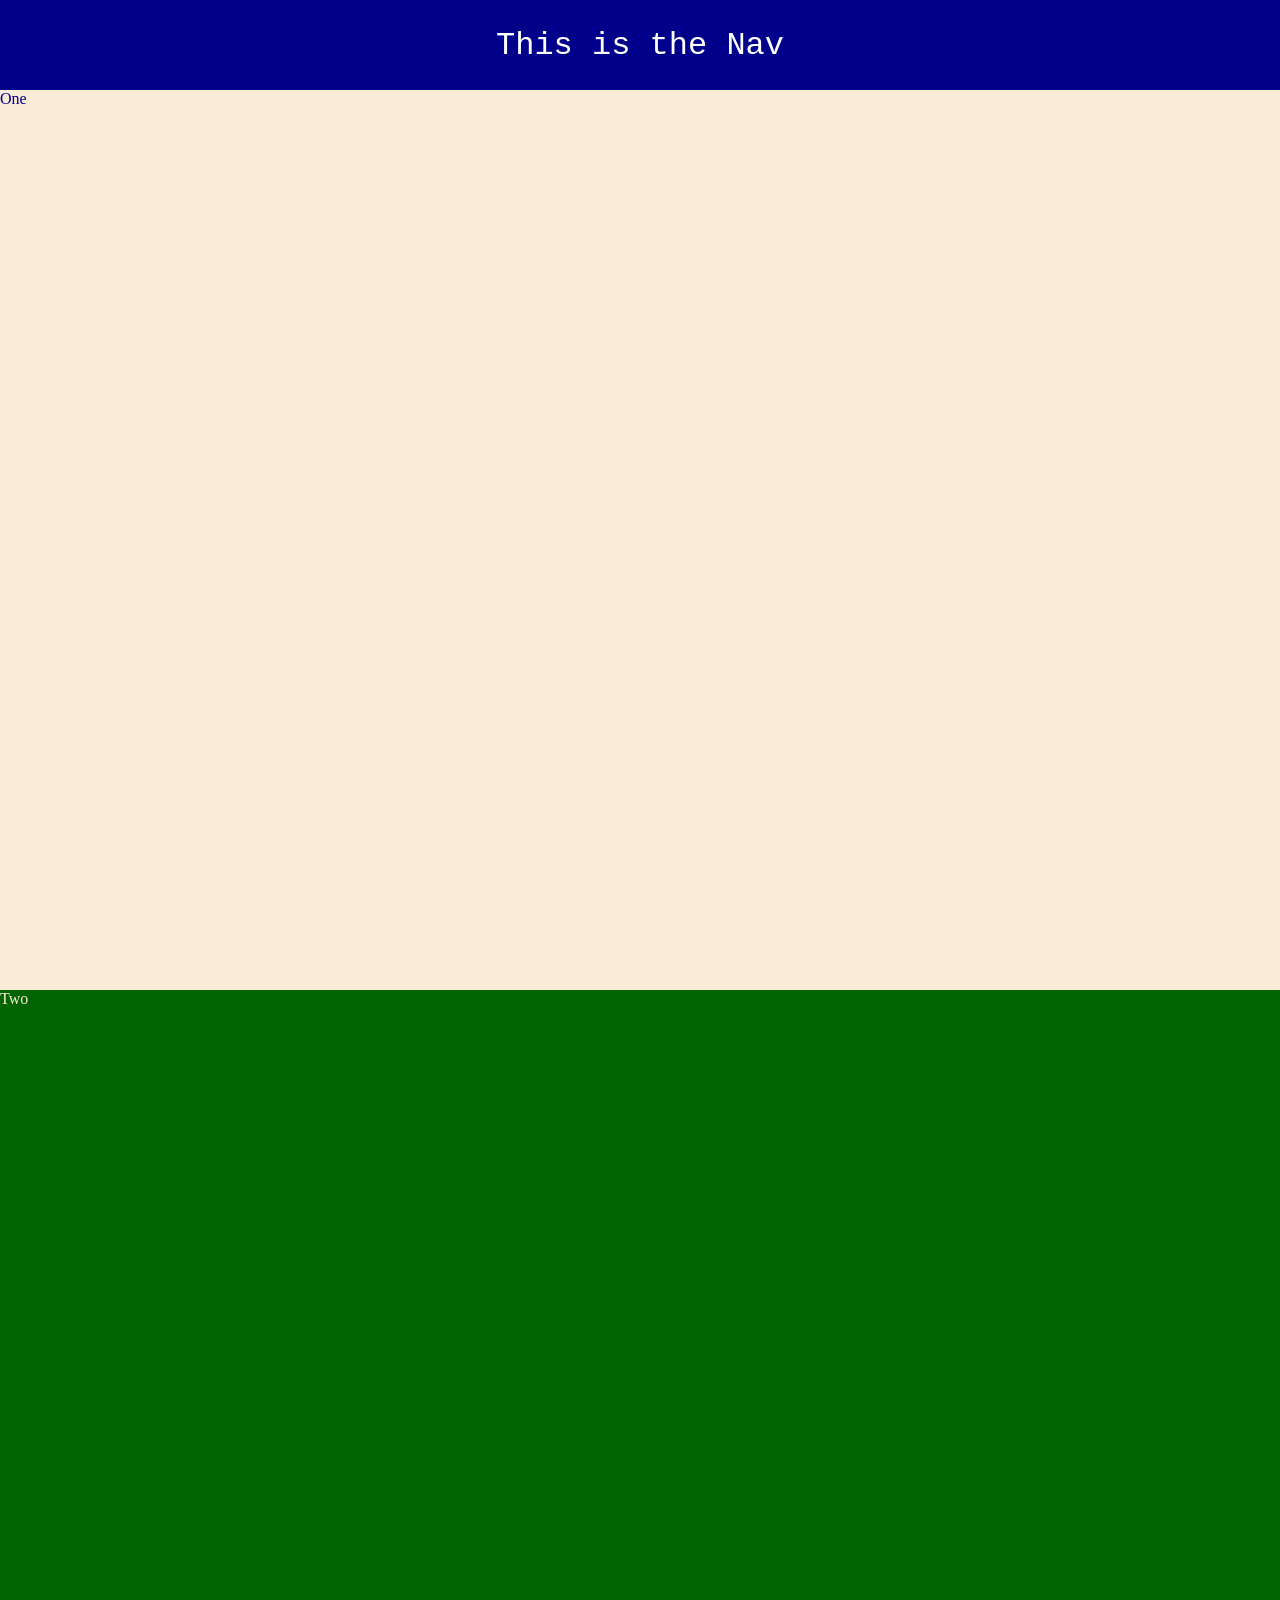
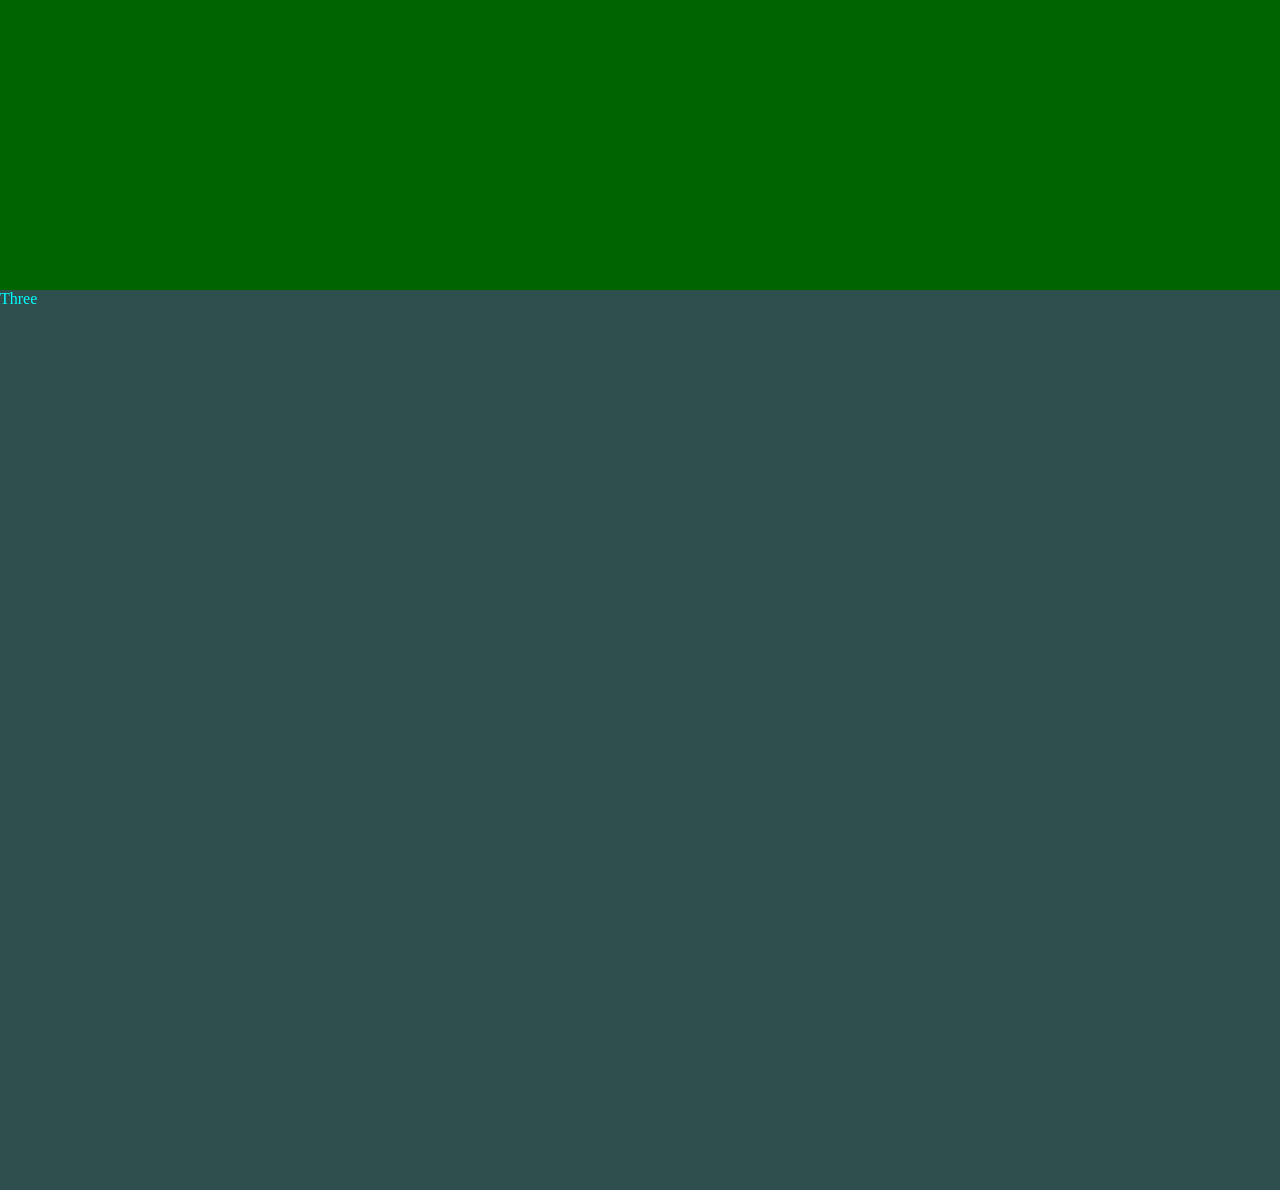
<file: dropnav/navbar.html>
<!DOCTYPE html>
<html lang="en">
<head>
    <meta charset="UTF-8">
    <meta name="viewport" content="width=device-width, initial-scale=1.0">
    <title>NavBar</title>

    <link rel="stylesheet" href="navbar.css">
</head>
<body>

    <!-- Nav -->
    <nav class="nav">
        <p class="text">This is the Nav</p>
    </nav>
    <!-- Rest Of Page -->
    <div class="one">
        <p>One</p>
    </div>
    <div class="two">
        <p>Two</p>
    </div>
    <div class="three">
        <p>Three</p>
    </div>

    <!-- JS -->
    <script src="navbartest.js"></script>
</body>
</html>
</file>
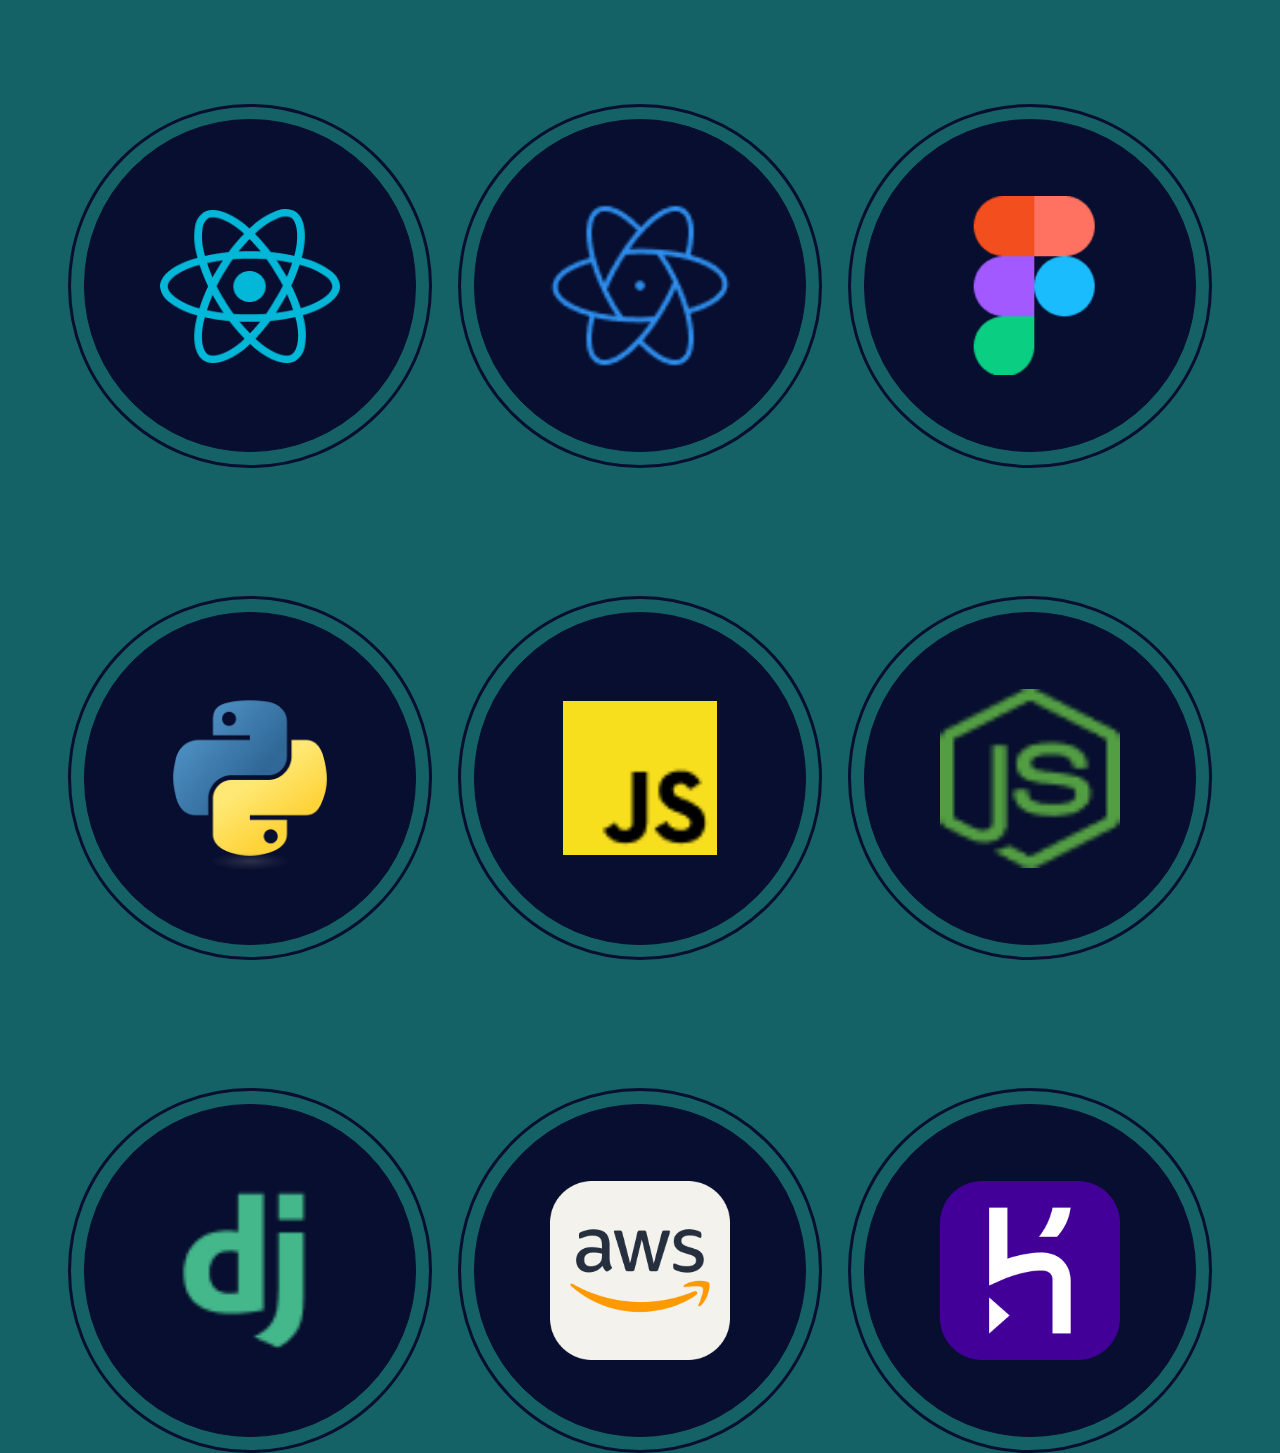
<file: revealbuttons/revealbutton.html>
<!DOCTYPE html>
<html lang="en">
<head>
    <meta charset="UTF-8">
    <meta name="viewport" content="width=device-width, initial-scale=1.0">
    <title>Reveal Button</title>

    <link rel="stylesheet" href="revealbutton.css">
</head>
<body>

    <div class="container_one">
        <!-- Top of Page -->
        <div class="title">
            <h1>Skills.</h1>
        </div>
        <div class="bottom_of_page">
            <!-- Row 2 -->
            <div class="row_2">
                <div class="big_button">
                    <div class="b_back">
                        <button class="b_front">
                            <img src="/img/skills/frontend/htmlshield.png" class="shields" id="html" alt="html">
                            <div class="html_description">HTML</div>
                        </button>
                    </div>
                </div>
                <div class="big_button">
                    <div class="b_back">
                        <button class="b_front">
                            <img src="/img/skills/frontend/cssshield.png" class="shields" id="css" alt="css">
                            <div class="description">CSS</div>
                        </button>
                    </div>
                </div>
                <div class="big_button">
                    <div class="b_back">
                        <button class="b_front">
                            <img src="/img/skills/frontend/sass.png" id="sass" alt="sass">
                            <div class="description">SASS</div>
                        </button>
                    </div>
                </div>
            </div>
            <!-- Row 2 -->
            <div class="row_2">
                <div class="big_button">
                    <div class="b_back">
                        <button class="b_front">
                            <img src="/img/skills/frontend/reactjs.png" id="react" alt="react">
                            <div class="description">React</div>
                        </button>
                    </div>
                </div>
                <div class="big_button">
                    <div class="b_back">
                        <button class="b_front">
                            <img src="/img/skills/frontend/native.png" id="native" alt="native">
                            <div class="description">React <br> Native</div>
                        </button>
                    </div>
                </div>
                <div class="big_button">
                    <div class="b_back">
                        <button class="b_front">
                            <img src="/img/skills/frontend/figma.png" id="figma" alt="figma">
                            <div class="description">Figma</div>
                        </button>
                    </div>
                </div>
            </div>
            <!-- Row 1 -->
            <div class="row_3">
                <div class="big_button">
                    <div class="b_back">
                        <button class="b_front" id="python_button">
                            <img src="/img/skills/backend/devicon_python.png" id="python" alt="python">
                            <div class="description" id="py_description">Python</div>
                        </button>
                    </div>
                </div>
                <div class="big_button">
                    <div class="b_back">
                        <button class="b_front" id="js_button">
                            <img src="/img/skills/frontend/javascript.png" id="javascript" alt="javascript">
                            <div class="description" id="js_description">JavaScript</div>
                        </button>
                    </div>
                </div>
                <div class="big_button">
                    <div class="b_back">
                        <button class="b_front">
                            <img src="/img/skills/backend/nodejs.png" id="nodejs" alt="nodejs">
                            <div class="description">Node JS</div>
                        </button>
                    </div>
                </div> 
            </div>
            <!-- Row 3 -->
            <div class="row_4">
                <div class="big_button">
                    <div class="b_back">
                        <button class="b_front">
                            <img src="/img/skills/backend/django.png" id="django" alt="django">
                            <div class="description">Django</div>
                        </button>
                    </div>
                </div>
                <div class="big_button">
                    <div class="b_back">
                        <button class="b_front">
                            <img src="/img/skills/backend/aws.png" id="aws" alt="aws">
                            <div class="description">AWS</div>
                        </button>
                    </div>
                </div>
                <div class="big_button">
                    <div class="b_back">
                        <button class="b_front">
                            <img src="/img/skills/backend/heroku.png" id="heroku" alt="heroku">
                            <div class="description">Heroku</div>
                        </button>
                    </div>
                </div>
            </div>
        </div>
    </div>
    
    <script src="revealbutton.js"></script>
</body>
</html>
</file>
<file: style.css>
@import url("https://fonts.googleapis.com/css2?family=Inter:wght@300;400;700&family=Julius+Sans+One&family=Roboto:wght@400&display=swap");
* {
  margin: 0;
  scroll-behavior: smooth;
  scroll-snap-type: y mandatory;
}
* body .container {
  background-color: #080E2F;
  margin: 0;
}
* body .container .the_top_nav {
  background-color: #080E2F;
  position: sticky;
  top: 0;
  width: 100%;
  z-index: 98;
  height: 17vh;
  transition: 1s all ease-in-out;
}
* body .container .the_top_nav .nav_top_contents {
  display: flex;
  justify-content: space-between;
}
* body .container .the_top_nav .nav_top_contents #courdevs_top_logo {
  display: flex;
  justify-content: center;
  align-items: center;
  margin: 3vh 0 0 9vw;
  transition: 3s all ease-in-out;
  border: 2px solid white;
  border-radius: 50%;
  padding: 5vw;
  background-color: white;
}
* body .container .the_top_nav .nav_top_contents #courdevs_top_logo a {
  font-family: "Inter", sans-serif;
  font-weight: bold;
  text-align: center;
  color: white;
  color: #080E2F;
  font-size: 4vw;
  text-decoration: none;
}
* body .container .the_top_nav .nav_top_contents #courdevs_top_logo.dissapear {
  opacity: 0;
  transition: 1s all ease-in-out;
}
* body .container .the_top_nav .nav_top_contents .you {
  display: flex;
  flex-direction: column;
  justify-content: left;
  align-items: center;
  gap: 0.5vh;
  margin: 5vh 0 0 -55vw;
  opacity: 0;
  transition: 1s all ease-in-out;
}
* body .container .the_top_nav .nav_top_contents .you #name {
  color: white;
  font-size: 5vw;
  font-family: "Inter", sans-serif;
  font-weight: bold;
  margin: 0 0 0 0vw;
}
* body .container .the_top_nav .nav_top_contents .you .desc_menu_box {
  background-color: #36395D;
  background-color: white;
  padding: 2vw;
  border-radius: 5px;
}
* body .container .the_top_nav .nav_top_contents .you .desc_menu_box #job_description {
  color: #8081AA;
  color: #080E2F;
  font-size: 3.3vw;
  font-family: "Roboto", sans-serif;
}
* body .container .the_top_nav .nav_top_contents .you.appear {
  opacity: 1;
  transition: 1s all ease-in-out;
}
* body .container .the_top_nav .nav_top_contents #top_hamburger {
  width: 10vw;
  height: 10vw;
  margin: 6.5vh 15vw 0 0;
  transition: 1s all ease-in-out;
}
* body .container .the_top_nav .nav_top_contents #top_hamburger.dissapear {
  opacity: 0;
  transition: 1s all ease-in-out;
}
* body .container .the_top_nav.dissapear {
  opacity: 0;
  transition: 1s all ease-out;
}
* body .container .the_top_nav.appear {
  opacity: 1;
  transition: 0.7s all ease-in;
}
* body .container .the_nav.dissapear {
  opacity: 0;
  transition: 0.5s all ease-in-out;
}
* body .container .the_nav.scroll_up {
  opacity: 1;
}
* body .container .the_nav.top {
  opacity: 0;
  transition: 1s all ease-out;
}
* body .container .section_one {
  display: flex;
  flex-direction: column;
  justify-content: center;
  align-items: center;
  background-color: #080E2F;
  height: 90vh;
}
* body .container .section_one .section_one_headshot {
  display: flex;
  flex-direction: column;
  justify-content: center;
  align-items: center;
  margin: 0vh 0 0 0;
}
* body .container .section_one .section_one_headshot #home_headshot {
  width: 55vw;
  height: 55vw;
  border-radius: 50%;
  position: absolute;
  margin: -55vw 0 0 0;
}
* body .container .section_one .section_one_headshot .back_circle {
  width: 50vw;
  height: 50vw;
  border-radius: 50%;
  box-shadow: 3px 3px 2px rgba(0, 0, 0, 0.521);
}
* body .container .section_one .section_one_content {
  display: flex;
  flex-direction: column;
  justify-content: center;
  align-items: center;
  margin: 10vh 0 0 0;
}
* body .container .section_one .section_one_content .home_name {
  margin: 0 0 1.5vh 0;
}
* body .container .section_one .section_one_content .home_name h1 {
  font-family: "Inter", sans-serif;
  color: white;
  font-size: 7vw;
}
* body .container .section_one .section_one_content .job_description {
  display: flex;
  justify-content: center;
  align-items: center;
  width: 70vw;
  height: 11vw;
  background-color: #36395D;
  background-color: white;
  border-radius: 5px;
}
* body .container .section_one .section_one_content .job_description p {
  font-family: "Roboto", sans-serif;
  color: #8081AA;
  color: #080E2F;
  font-size: 5vw;
}
* body .container .section_one .section_one_content .my_mantra {
  display: flex;
  margin: 10vh 0 0 0;
}
* body .container .section_one .section_one_content .my_mantra p {
  color: white;
  font-family: "Roboto", sans-serif;
  font-size: 5vw;
  text-align: center;
}
* body .container .section_one .section_one_content .learn_more {
  width: 70vw;
  height: 10vw;
  margin: 12vh 0 -15vh 0;
  border-radius: 5px;
  background-color: #36395D;
  background-color: white;
  border: none;
  box-shadow: 5px 5px 4px rgba(0, 0, 0, 0.521);
}
* body .container .section_one .section_one_content .learn_more a {
  color: #d9e2e2;
  color: white;
  color: #080E2F;
  text-decoration: none;
  font-family: "Roboto", sans-serif;
  font-size: 4vw;
}
* body .container .section_two {
  background-color: #146166;
  height: 100vh;
}
* body .container .section_two .section_two_top {
  display: flex;
}
* body .container .section_two .section_two_top .about_title {
  font-family: "Inter", sans-serif;
  font-size: 10vw;
  color: white;
  margin: 5vh 0 0 10vw;
}
* body .container .section_two .section_two_bottom {
  display: flex;
  flex-direction: column;
  align-items: center;
  margin: 5vh 0 0 0;
}
* body .container .section_two .section_two_bottom .about_content {
  width: 82%;
  color: white;
  font-family: "Roboto", sans-serif;
  font-size: 4vw;
}
* body .container .section_two .section_two_bottom .about_content .about_page_Logo {
  display: flex;
  justify-content: center;
  margin: 4vh 0 4vh 0;
}
* body .container .section_two .section_two_bottom .resume_button_div #dload_resume {
  border: 2px solid #507E81;
  border-radius: 5px;
  background-color: #507E81;
  box-shadow: 1px 1px 2px rgba(0, 0, 0, 0.521);
  box-shadow: 5px 5px 4px #0e3f42;
  margin: 4vh 0 0 0;
  width: 70vw;
  height: 10vw;
  color: white;
  text-decoration: none;
  display: flex;
  justify-content: center;
  align-items: center;
  font-family: "Inter", sans-serif;
}
* body .container .section_three {
  background-color: #080E2F;
  height: 100vh;
}
* body .container .section_three .section_three_top .about_title {
  font-family: "Inter", sans-serif;
  font-size: 10vw;
  color: white;
  margin: 5vh 0 0 10vw;
}
* body .container .section_three .section_three_bottom {
  display: flex;
  flex-direction: column;
  align-items: center;
  margin: 8vh 0 0 0;
}
* body .container .section_three .section_three_bottom .appcontent {
  top: 0;
  left: 100%;
  width: 100%;
  z-index: 100;
  position: fixed;
  display: flex;
  flex-direction: column;
  justify-content: center;
  align-items: center;
  background-color: #080E2F;
  height: 100vh;
  transition: all 0.4s ease-out;
}
* body .container .section_three .section_three_bottom .appcontent .appdescription {
  border: 2px solid #36395D;
  background-color: #36395D;
  border-radius: 5px;
  flex-direction: column;
  width: 85%;
  height: 84vh;
  transition: ease-in 0.8s;
  display: flex;
  flex-direction: column;
  align-items: center;
  margin: 0vh 0 0 0;
}
* body .container .section_three .section_three_bottom .appcontent .appdescription .app1_logo #skill_project_img {
  margin: 4vh 0 0 0;
}
* body .container .section_three .section_three_bottom .appcontent .appdescription .app1_description p {
  color: white;
  font-family: "Inter", sans-serif;
  margin: 6vh 0 0 0;
  font-size: 3.5vw;
}
* body .container .section_three .section_three_bottom .appcontent .appdescription .app1_technologies {
  display: flex;
  flex-direction: column;
  justify-content: center;
  align-items: center;
  color: white;
  font-family: "Inter", sans-serif;
  font-weight: bold;
  margin: 7vh 0 0 0;
}
* body .container .section_three .section_three_bottom .appcontent .appdescription .app1_technologies p {
  font-size: 3.5vw;
}
* body .container .section_three .section_three_bottom .appcontent .appdescription .app1_technologies .technology_circles_portfolio {
  display: flex;
  gap: 1vh;
  margin: 3vh 0 0 0;
}
* body .container .section_three .section_three_bottom .appcontent .appdescription .app1_technologies .technology_circles_portfolio .react_app1 {
  width: 10vw;
  height: 10vw;
}
* body .container .section_three .section_three_bottom .appcontent .appdescription .app1_technologies .technology_circles_portfolio .tech_1 {
  display: flex;
  flex-direction: column;
  justify-content: center;
  align-items: center;
  width: 20vw;
  height: 20vw;
  background-color: #05607D;
  background-color: #00567F;
  border-radius: 50%;
}
* body .container .section_three .section_three_bottom .appcontent .appdescription .app1_technologies .technology_circles_portfolio .tech_1 .app_circle_descriptions {
  font-family: "Inter", sans-serif;
  font-size: 3vw;
  font-weight: normal;
  color: #B7BCD6;
}
* body .container .section_three .section_three_bottom .appcontent .appdescription .app1_technologies .technology_circles_portfolio .tech_2 {
  display: flex;
  flex-direction: column;
  justify-content: center;
  align-items: center;
  width: 20vw;
  height: 20vw;
  background-color: #05607D;
  background-color: #00567F;
  border-radius: 50%;
}
* body .container .section_three .section_three_bottom .appcontent .appdescription .app1_technologies .technology_circles_portfolio .tech_2 #express_tech_circle {
  width: 8vw;
  height: 8vw;
  margin-top: 0.5vh;
}
* body .container .section_three .section_three_bottom .appcontent .appdescription .app1_technologies .technology_circles_portfolio .tech_2 .app_circle_descriptions {
  font-family: "Inter", sans-serif;
  font-size: 3vw;
  font-weight: normal;
  color: #B7BCD6;
  margin-top: 0.5vh;
}
* body .container .section_three .section_three_bottom .appcontent .appdescription .app1_technologies .technology_circles_portfolio .tech_3 {
  display: flex;
  flex-direction: column;
  justify-content: center;
  align-items: center;
  width: 20vw;
  height: 20vw;
  background-color: #05607D;
  background-color: #00567F;
  border-radius: 50%;
}
* body .container .section_three .section_three_bottom .appcontent .appdescription .app1_technologies .technology_circles_portfolio .tech_3 .app_circle_descriptions {
  font-family: "Inter", sans-serif;
  font-size: 3vw;
  font-weight: normal;
  color: #B7BCD6;
}
* body .container .section_three .section_three_bottom .appcontent .appdescription .app1_accomplishments {
  display: flex;
  flex-direction: column;
  justify-content: center;
  align-items: center;
  margin: 5vh 0 0 0;
}
* body .container .section_three .section_three_bottom .appcontent .appdescription .app1_accomplishments .accomp_list {
  margin: 0 10vw 0 0;
}
* body .container .section_three .section_three_bottom .appcontent .appdescription .app1_accomplishments .accomp_list ul {
  text-align: center;
}
* body .container .section_three .section_three_bottom .appcontent .appdescription .app1_accomplishments .accomp_list ul #accomp_header {
  font-weight: bold;
}
* body .container .section_three .section_three_bottom .appcontent .appdescription .app1_accomplishments .accomp_list ul li {
  font-family: "Inter", sans-serif;
  color: white;
  font-size: 3.5vw;
  list-style: none;
  padding: 1vh 1vh;
}
* body .container .section_three .section_three_bottom .appcontent .appdescription .app1_links {
  display: flex;
  gap: 4vw;
  margin: 6vh 0 0 0;
}
* body .container .section_three .section_three_bottom .appcontent .appdescription .app1_links .github_link {
  display: flex;
  justify-content: center;
  align-items: center;
  width: 14vw;
  height: 14vw;
  border-radius: 50%;
  background-color: #d9e2e2;
}
* body .container .section_three .section_three_bottom .appcontent .appdescription .app1_links .github_link #github_app_link {
  width: 10vw;
  height: 10vw;
  margin: 0 0 0 0.049vw;
}
* body .container .section_three .section_three_bottom .appcontent .appdescription .app1_links .link_link {
  display: flex;
  justify-content: center;
  align-items: center;
  width: 14vw;
  height: 14vw;
  border-radius: 50%;
  background-color: #d9e2e2;
}
* body .container .section_three .section_three_bottom .appcontent .appdescription .app1_links .link_link #link_app_link {
  width: 10vw;
  height: 10vw;
  margin: -0.3vh 0.5vw 0 0;
}
* body .container .section_three .section_three_bottom #app1content.slide_in {
  transition: all 0.6s ease-in;
  left: 0;
}
* body .container .section_three .section_three_bottom .app1_back_arrow {
  background: none;
  border: none;
  margin: 3vh 0 0 0;
}
* body .container .section_three .section_three_bottom .app1_back_arrow #back_arrow {
  width: 7vw;
  height: 7vw;
}
* body .container .section_three .section_three_bottom .app2content {
  top: 0;
  left: 100%;
  width: 100%;
  z-index: 100;
  position: fixed;
  display: flex;
  flex-direction: column;
  justify-content: center;
  align-items: center;
  background-color: #080E2F;
  height: 100vh;
  transition: all 0.4s ease-out;
}
* body .container .section_three .section_three_bottom .app2content .app2description {
  border: 2px solid #36395D;
  background-color: #36395D;
  border-radius: 5px;
  flex-direction: column;
  width: 85%;
  height: 84vh;
  transition: ease-in 0.8s;
  display: flex;
  flex-direction: column;
  align-items: center;
  margin: 0vh 0 0 0;
}
* body .container .section_three .section_three_bottom .app2content .app2description .app2_logo #create_collab {
  margin: 4vh 0 0 8.5vw;
}
* body .container .section_three .section_three_bottom .app2content .app2description .app2_description p {
  color: white;
  font-family: "Inter", sans-serif;
  margin: 6vh 0 0 0;
  font-size: 3.5vw;
}
* body .container .section_three .section_three_bottom .app2content .app2description .app2_technologies {
  display: flex;
  flex-direction: column;
  justify-content: center;
  align-items: center;
  color: white;
  font-family: "Inter", sans-serif;
  font-weight: bold;
  margin: 7vh 0 0 0;
}
* body .container .section_three .section_three_bottom .app2content .app2description .app2_technologies p {
  font-size: 3.5vw;
}
* body .container .section_three .section_three_bottom .app2content .app2description .app2_technologies .technology_circles2_portfolio {
  display: flex;
  gap: 1vh;
  margin: 3vh 0 0 0;
}
* body .container .section_three .section_three_bottom .app2content .app2description .app2_technologies .technology_circles2_portfolio .react_app1 {
  width: 10vw;
  height: 10vw;
}
* body .container .section_three .section_three_bottom .app2content .app2description .app2_technologies .technology_circles2_portfolio .tech_1 {
  display: flex;
  flex-direction: column;
  justify-content: center;
  align-items: center;
  width: 20vw;
  height: 20vw;
  background-color: #05607D;
  background-color: #00567F;
  border-radius: 50%;
}
* body .container .section_three .section_three_bottom .app2content .app2description .app2_technologies .technology_circles2_portfolio .tech_1 .app_circle_descriptions {
  font-family: "Inter", sans-serif;
  font-size: 3vw;
  font-weight: normal;
  color: #B7BCD6;
}
* body .container .section_three .section_three_bottom .app2content .app2description .app2_technologies .technology_circles2_portfolio .tech_2 {
  display: flex;
  flex-direction: column;
  justify-content: center;
  align-items: center;
  width: 20vw;
  height: 20vw;
  background-color: #05607D;
  background-color: #00567F;
  border-radius: 50%;
}
* body .container .section_three .section_three_bottom .app2content .app2description .app2_technologies .technology_circles2_portfolio .tech_2 #express_tech_circle {
  width: 8vw;
  height: 8vw;
  margin-top: 0.5vh;
}
* body .container .section_three .section_three_bottom .app2content .app2description .app2_technologies .technology_circles2_portfolio .tech_2 .app_circle_descriptions {
  font-family: "Inter", sans-serif;
  font-size: 3vw;
  font-weight: normal;
  color: #B7BCD6;
  margin-top: 0.5vh;
}
* body .container .section_three .section_three_bottom .app2content .app2description .app2_technologies .technology_circles2_portfolio .tech_3 {
  display: flex;
  flex-direction: column;
  justify-content: center;
  align-items: center;
  width: 20vw;
  height: 20vw;
  background-color: #05607D;
  background-color: #00567F;
  border-radius: 50%;
}
* body .container .section_three .section_three_bottom .app2content .app2description .app2_technologies .technology_circles2_portfolio .tech_3 .app_circle_descriptions {
  font-family: "Inter", sans-serif;
  font-size: 3vw;
  font-weight: normal;
  color: #B7BCD6;
}
* body .container .section_three .section_three_bottom .app2content .app2description .app1_accomplishments {
  display: flex;
  flex-direction: column;
  justify-content: center;
  align-items: center;
  margin: 5vh 0 0 0;
}
* body .container .section_three .section_three_bottom .app2content .app2description .app1_accomplishments .accomp_list {
  margin: 0 10vw 0 0;
}
* body .container .section_three .section_three_bottom .app2content .app2description .app1_accomplishments .accomp_list ul {
  text-align: center;
}
* body .container .section_three .section_three_bottom .app2content .app2description .app1_accomplishments .accomp_list ul #accomp_header {
  font-weight: bold;
}
* body .container .section_three .section_three_bottom .app2content .app2description .app1_accomplishments .accomp_list ul li {
  font-family: "Inter", sans-serif;
  color: white;
  font-size: 3.5vw;
  list-style: none;
  padding: 1vh 1vh;
}
* body .container .section_three .section_three_bottom .app2content .app2description .app2_links {
  display: flex;
  gap: 4vw;
  margin: 6vh 0 0 0;
}
* body .container .section_three .section_three_bottom .app2content .app2description .app2_links .github_link {
  display: flex;
  justify-content: center;
  align-items: center;
  width: 14vw;
  height: 14vw;
  border-radius: 50%;
  background-color: #d9e2e2;
}
* body .container .section_three .section_three_bottom .app2content .app2description .app2_links .github_link #github_app_link {
  width: 10vw;
  height: 10vw;
  margin: 0 0 0 0.049vw;
}
* body .container .section_three .section_three_bottom .app2content .app2description .app2_links .link_link {
  display: flex;
  justify-content: center;
  align-items: center;
  width: 14vw;
  height: 14vw;
  border-radius: 50%;
  background-color: #d9e2e2;
}
* body .container .section_three .section_three_bottom .app2content .app2description .app2_links .link_link #link_app_link {
  width: 10vw;
  height: 10vw;
  margin: -0.3vh 0.5vw 0 0;
}
* body .container .section_three .section_three_bottom #app2content.slide_in {
  transition: all 0.6s ease-in;
  left: 0;
}
* body .container .section_three .section_three_bottom .app2_back_arrow {
  background: none;
  border: none;
  margin: 3vh 0 0 0;
}
* body .container .section_three .section_three_bottom .app2_back_arrow #back_arrow {
  width: 7vw;
  height: 7vw;
}
* body .container .section_three .section_three_bottom .app3content {
  border: 2px solid #36395D;
  background-color: #36395D;
  border-radius: 5px;
  top: 0;
  left: 100%;
  width: 105%;
  height: 90vh;
  margin: -13vh 0 0 0vw;
  transition: ease-in 0.8s;
  z-index: 100;
  position: fixed;
}
* body .container .section_three .section_three_bottom .app3content p {
  color: white;
  text-align: center;
}
* body .container .section_three .section_three_bottom .app4content {
  border: 2px solid #36395D;
  background-color: #36395D;
  border-radius: 5px;
  top: 0;
  left: 100%;
  width: 105%;
  height: 90vh;
  margin: -13vh 0 0 0vw;
  transition: ease-in 0.8s;
  z-index: 100;
  position: fixed;
}
* body .container .section_three .section_three_bottom .app4content p {
  color: white;
  text-align: center;
}
* body .container .section_three .section_three_bottom .portfolio_squares {
  display: flex;
  flex-direction: column;
  gap: 5vh;
  justify-content: center;
  align-items: center;
}
* body .container .section_three .section_three_bottom .portfolio_squares .portfolio_square {
  width: 80vw;
  height: 30vw;
  border: 1px solid #36395D;
  box-shadow: 6px 6px 5px rgba(0, 0, 0, 0.521);
  box-shadow: 6px 6px 10px black;
  border-radius: 10px;
  background-color: #36395D;
}
* body .container .section_three .section_three_bottom .portfolio_squares .portfolio_square .app {
  display: flex;
  justify-content: center;
  align-items: center;
  height: 100%;
}
* body .container .section_three .section_three_bottom .portfolio_squares .portfolio_square .app #create_collab {
  margin-left: 9vw;
}
* body .container .section_four {
  background-color: #146166;
  height: 100vh;
}
* body .container .section_four .section_four_top {
  display: flex;
}
* body .container .section_four .section_four_top .skills_title {
  font-family: "Inter", sans-serif;
  font-size: 10vw;
  color: white;
  margin: 5vh 0 0 10vw;
}
* body .container .section_four .section_four_bottom {
  display: flex;
  flex-direction: column;
  justify-content: center;
  align-items: center;
  margin: 6vh 0 0 0;
  gap: 3vh;
}
* body .container .section_four .section_four_bottom .skill_circle {
  display: flex;
  flex-direction: column;
  justify-content: center;
  align-items: center;
  margin: 2vh 0 1vh 0;
}
* body .container .section_four .section_four_bottom .skill_circle .skill_back {
  width: 25vw;
  height: 25vw;
  border: 3px solid #080E2F;
  background-color: #146166;
  box-shadow: 2px 2px rgba(0, 0, 0, 0.521);
  border-radius: 50%;
}
* body .container .section_four .section_four_bottom .skill_circle .skill_front {
  width: 23vw;
  height: 23vw;
  border: 1px solid #080E2F;
  background-color: #080E2F;
  border-radius: 50%;
  position: absolute;
  display: flex;
  flex-direction: column;
  justify-content: center;
  align-items: center;
}
* body .container .section_four .section_four_bottom .skill_circle .skill_front .shield {
  width: 10vw;
  height: 10vw;
  margin: 1vh 0 1vh 0;
}
* body .container .section_four .section_four_bottom .skill_circle .skill_front #html {
  transition: 0.7s all ease-in;
  position: absolute;
}
* body .container .section_four .section_four_bottom .skill_circle .skill_front #html.dissapear {
  transition: 0.7s all ease-out;
  opacity: 0;
}
* body .container .section_four .section_four_bottom .skill_circle .skill_front #html_description {
  opacity: 0;
}
* body .container .section_four .section_four_bottom .skill_circle .skill_front #html_description.show {
  transition: 0.5s all ease-in;
  font-family: "Roboto", sans-serif;
  font-size: 4vw;
  color: white;
  transition: 0.7s all ease-in;
  opacity: 1;
}
* body .container .section_four .section_four_bottom .skill_circle .skill_front #css {
  position: absolute;
}
* body .container .section_four .section_four_bottom .skill_circle .skill_front #css.dissapear {
  transition: 0.7s all ease-out;
  opacity: 0;
}
* body .container .section_four .section_four_bottom .skill_circle .skill_front #css_description {
  opacity: 0;
}
* body .container .section_four .section_four_bottom .skill_circle .skill_front #css_description.show {
  transition: 0.5s all ease-in;
  font-family: "Roboto", sans-serif;
  font-size: 4vw;
  color: white;
  transition: 0.7s all ease-in;
  opacity: 1;
}
* body .container .section_four .section_four_bottom .skill_circle .skill_front #sass {
  transition: 0.7s all ease-in;
  width: 12vw;
  height: 12vw;
  margin: 0vh 0 0vh 0.8vw;
  position: absolute;
}
* body .container .section_four .section_four_bottom .skill_circle .skill_front #sass.dissapear {
  transition: 0.7s all ease-out;
  opacity: 0;
}
* body .container .section_four .section_four_bottom .skill_circle .skill_front #sass_description {
  opacity: 0;
}
* body .container .section_four .section_four_bottom .skill_circle .skill_front #sass_description.show {
  font-family: "Roboto", sans-serif;
  font-size: 4vw;
  color: white;
  transition: 0.7s all ease-in;
  opacity: 1;
}
* body .container .section_four .section_four_bottom .skill_circle .skill_front #react {
  transition: 0.7s all ease-in;
  width: 12vw;
  height: 12vw;
  margin: 1vh 0 1vh 0;
  position: absolute;
}
* body .container .section_four .section_four_bottom .skill_circle .skill_front #react.dissapear {
  transition: 0.7s all ease-out;
  opacity: 0;
}
* body .container .section_four .section_four_bottom .skill_circle .skill_front #react_description {
  opacity: 0;
}
* body .container .section_four .section_four_bottom .skill_circle .skill_front #react_description.show {
  font-family: "Roboto", sans-serif;
  font-size: 4vw;
  color: white;
  transition: 0.7s all ease-in;
  opacity: 1;
}
* body .container .section_four .section_four_bottom .skill_circle .skill_front #react_native {
  transition: 0.7s all ease-in;
  width: 15vw;
  height: 14vw;
  margin: 1vh 0 1vh 0;
  position: absolute;
}
* body .container .section_four .section_four_bottom .skill_circle .skill_front #react_native.dissapear {
  transition: 0.7s all ease-out;
  opacity: 0;
}
* body .container .section_four .section_four_bottom .skill_circle .skill_front #react_native_description {
  opacity: 0;
}
* body .container .section_four .section_four_bottom .skill_circle .skill_front #react_native_description.show {
  font-family: "Roboto", sans-serif;
  font-size: 4vw;
  color: white;
  transition: 0.7s all ease-in;
  opacity: 1;
}
* body .container .section_four .section_four_bottom .skill_circle .skill_front #figma {
  transition: 0.7s all ease-in;
  width: 13.5vw;
  height: 13vw;
  margin: 1vh 0 1vh 0;
  position: absolute;
}
* body .container .section_four .section_four_bottom .skill_circle .skill_front #figma.dissapear {
  transition: 0.7s all ease-out;
  opacity: 0;
}
* body .container .section_four .section_four_bottom .skill_circle .skill_front #figma_description {
  opacity: 0;
}
* body .container .section_four .section_four_bottom .skill_circle .skill_front #figma_description.show {
  font-family: "Roboto", sans-serif;
  font-size: 4vw;
  color: white;
  transition: 0.7s all ease-in;
  opacity: 1;
}
* body .container .section_four .section_four_bottom .skill_circle .skill_front #javascript {
  transition: 0.7s all ease-in;
  width: 14vw;
  height: 14vw;
  margin: 0.8vh 0 1vh 0;
  position: absolute;
}
* body .container .section_four .section_four_bottom .skill_circle .skill_front #javascript.dissapear {
  transition: 0.7s all ease-out;
  opacity: 0;
}
* body .container .section_four .section_four_bottom .skill_circle .skill_front #javascript_description {
  opacity: 0;
}
* body .container .section_four .section_four_bottom .skill_circle .skill_front #javascript_description.show {
  transition: 0.7s all ease-in;
  font-family: "Roboto", sans-serif;
  font-size: 4vw;
  color: white;
  opacity: 1;
}
* body .container .section_four .section_four_bottom .skill_circle .skill_front #python {
  transition: 0.7s all ease-in;
  width: 11vw;
  height: 11vw;
  margin: 0.8vh 0 1vh 0;
  position: absolute;
}
* body .container .section_four .section_four_bottom .skill_circle .skill_front #python.dissapear {
  transition: 0.3s all ease-in;
  opacity: 0;
}
* body .container .section_four .section_four_bottom .skill_circle .skill_front #python_description {
  opacity: 0;
}
* body .container .section_four .section_four_bottom .skill_circle .skill_front #python_description.show {
  transition: 0.8s all ease-out;
  font-family: "Roboto", sans-serif;
  font-size: 4vw;
  color: white;
  opacity: 1;
}
* body .container .section_four .section_four_bottom .skill_circle .skill_front #expressjs {
  transition: 0.7s all ease-in;
  width: 11vw;
  height: 11vw;
  margin: 0 0 0.4vh 0;
  position: absolute;
}
* body .container .section_four .section_four_bottom .skill_circle .skill_front #expressjs.dissapear {
  transition: 0.3s all ease-in;
  opacity: 0;
}
* body .container .section_four .section_four_bottom .skill_circle .skill_front #expressjs_description {
  opacity: 0;
}
* body .container .section_four .section_four_bottom .skill_circle .skill_front #expressjs_description.show {
  transition: 0.8s all ease-out;
  font-family: "Roboto", sans-serif;
  font-size: 4vw;
  color: white;
  opacity: 1;
}
* body .container .section_four .section_four_bottom .skill_circle .skill_front #django {
  transition: 0.7s all ease-in;
  width: 11vw;
  height: 9vw;
  margin: 0 1vw 0 0;
  position: absolute;
}
* body .container .section_four .section_four_bottom .skill_circle .skill_front #django.dissapear {
  transition: 0.3s all ease-in;
  opacity: 0;
}
* body .container .section_four .section_four_bottom .skill_circle .skill_front #django_description {
  opacity: 0;
}
* body .container .section_four .section_four_bottom .skill_circle .skill_front #django_description.show {
  transition: 0.8s all ease-out;
  font-family: "Roboto", sans-serif;
  font-size: 4vw;
  margin-top: -0.3vh;
  color: white;
  opacity: 1;
}
* body .container .section_four .section_four_bottom .skill_circle .skill_front #aws {
  transition: 0.7s all ease-in;
  width: 13vw;
  height: 13vw;
  margin: 0.5vh 0 0.4vh 0;
  position: absolute;
}
* body .container .section_four .section_four_bottom .skill_circle .skill_front #aws.dissapear {
  transition: 0.3s all ease-in;
  opacity: 0;
}
* body .container .section_four .section_four_bottom .skill_circle .skill_front #aws_description {
  opacity: 0;
}
* body .container .section_four .section_four_bottom .skill_circle .skill_front #aws_description.show {
  transition: 0.8s all ease-out;
  font-family: "Roboto", sans-serif;
  font-size: 4vw;
  color: white;
  opacity: 1;
}
* body .container .section_four .section_four_bottom .skill_circle .skill_front #heroku {
  transition: 0.7s all ease-in;
  width: 12vw;
  height: 12vw;
  margin: 0 0 0.4vh 0;
  position: absolute;
}
* body .container .section_four .section_four_bottom .skill_circle .skill_front #heroku.dissapear {
  transition: 0.3s all ease-in;
  opacity: 0;
}
* body .container .section_four .section_four_bottom .skill_circle .skill_front #heroku_description {
  opacity: 0;
}
* body .container .section_four .section_four_bottom .skill_circle .skill_front #heroku_description.show {
  transition: 0.8s all ease-out;
  font-family: "Roboto", sans-serif;
  font-size: 4vw;
  color: white;
  opacity: 1;
}
* body .container .section_four .section_four_bottom .responsive_title {
  font-family: "Julius Sans One", sans-serif;
  font-size: 1.3em;
  color: white;
  margin: 2vh 0 0 0;
}
* body .container .section_four .section_four_bottom .user_interface_title {
  font-family: "Julius Sans One", sans-serif;
  font-size: 1.3em;
  color: white;
  margin: 2vh 0 0 0;
}
* body .container .section_four .section_four_bottom .scripting_title {
  font-family: "Julius Sans One", sans-serif;
  font-size: 1.3em;
  color: white;
  margin: 2vh 0 0 0;
}
* body .container .section_four .section_four_bottom .backend_title {
  font-family: "Julius Sans One", sans-serif;
  font-size: 1.3em;
  color: white;
  margin: 2vh 0 0 0;
}
* body .container .section_four .section_four_bottom .skills_underline {
  height: 0.8vh;
  border: none;
  border-radius: 5px;
  box-shadow: 3px 3px 5px rgba(0, 0, 0, 0.521);
  background-color: #080E2F;
}
* body .container .section_four .section_four_bottom .responsive_design_div {
  display: flex;
  flex-direction: column;
}
* body .container .section_four .section_four_bottom .responsive_design_div .responsive_design_circles {
  display: flex;
  gap: 1vw;
}
* body .container .section_four .section_four_bottom .user_interface_div {
  display: flex;
  flex-direction: column;
}
* body .container .section_four .section_four_bottom .user_interface_div .user_interface_circles {
  display: flex;
  gap: 1vw;
}
* body .container .section_four .section_four_bottom .scripting_div {
  display: flex;
  flex-direction: column;
}
* body .container .section_four .section_four_bottom .scripting_div .scripting_circles {
  display: flex;
  gap: 1vw;
}
* body .container .section_four .section_four_bottom .backend_div {
  display: flex;
  flex-direction: column;
}
* body .container .section_four .section_four_bottom .backend_div .backend_circles {
  display: flex;
  gap: 1vw;
}
* body .container .section_four .section_four_bottom .skill_circle_backend {
  display: flex;
  flex-direction: column;
  justify-content: center;
  align-items: center;
}
* body .container .section_four .section_four_bottom .skill_circle_backend .skill_back_backend {
  width: 18.5vw;
  height: 18.5vw;
  border: 2px solid #080E2F;
  background-color: #146166;
  border-radius: 50%;
}
* body .container .section_four .section_four_bottom .skill_circle_backend .skill_front_backend {
  width: 15.5vw;
  height: 15.5vw;
  border: 1px solid #080E2F;
  background-color: #080E2F;
  border-radius: 50%;
  position: absolute;
  display: flex;
  flex-direction: column;
  justify-content: center;
  align-items: center;
}
* body .container .section_four .section_four_bottom .skill_circle_backend .skill_front_backend p {
  color: white;
  font-family: "Inter", sans-serif;
  font-size: 0.7em;
}
* body .container .section_five {
  background-color: #080E2F;
  height: 100vh;
}
* body .container .section_five .section_five_top {
  display: flex;
}
* body .container .section_five .section_five_top .experience_title {
  font-family: "Inter", sans-serif;
  font-size: 10vw;
  color: white;
  margin: 5vh 0 0 10vw;
}
* body .container .section_five .section_five_bottom {
  display: flex;
  flex-direction: column;
  justify-content: center;
  align-items: center;
  gap: 5vh;
  margin: 5vh 0 0 0;
}
* body .container .section_five .section_five_bottom .experience_box {
  width: 80vw;
  height: 45vw;
  border-radius: 10px;
  border: none;
  box-shadow: 3px 3px 5px #8081AA;
  box-shadow: 4px 4px 5px rgba(0, 0, 0, 0.521);
  box-shadow: 6px 6px 10px black;
  background-color: #36395D;
  display: flex;
}
* body .container .section_five .section_five_bottom .experience_box .courdevelops_logo {
  margin: 4.5vh 0 0 7vw;
}
* body .container .section_five .section_five_bottom .experience_box .courdevelops_logo #courdevelops {
  width: 23vw;
  height: 23vw;
}
* body .container .section_five .section_five_bottom .experience_box .courdevelops_description {
  margin: 7.5vh 0 0 7vw;
  display: flex;
  flex-direction: column;
}
* body .container .section_five .section_five_bottom .experience_box .courdevelops_description .main_description {
  transition: 0.9s all ease-in;
  position: absolute;
}
* body .container .section_five .section_five_bottom .experience_box .courdevelops_description .main_description h1 {
  color: white;
  font-size: 5vw;
  font-family: "Inter", sans-serif;
}
* body .container .section_five .section_five_bottom .experience_box .courdevelops_description .main_description p {
  color: #00C6C3;
  font-size: 3.5vw;
}
* body .container .section_five .section_five_bottom .experience_box .courdevelops_description .main_description.dissapear {
  transition: 0.7s all ease-out;
  opacity: 0;
}
* body .container .section_five .section_five_bottom .experience_box .courdevelops_description .detailed_description {
  margin: -4vh 0 0 0;
  text-align: left;
  opacity: 0;
  display: flex;
  flex-direction: column;
  gap: 1vh;
  transition: 0.1s all ease-in;
}
* body .container .section_five .section_five_bottom .experience_box .courdevelops_description .detailed_description h1 {
  color: #00C6C3;
  font-size: 3.5vw;
  font-family: "Inter", sans-serif;
  margin: 0 0 0.5vh 0;
}
* body .container .section_five .section_five_bottom .experience_box .courdevelops_description .detailed_description p {
  color: white;
  font-size: 3.2vw;
}
* body .container .section_five .section_five_bottom .experience_box .courdevelops_description .detailed_description.show {
  transition: 0.9s all ease-in;
  opacity: 1;
}
* body .container .section_five .section_five_bottom .experience_box .r1rcm_logo {
  margin: 7vh 0 0 9vw;
}
* body .container .section_five .section_five_bottom .experience_box .r1rcm_logo #r1rcm {
  width: 19vw;
  height: 14vw;
}
* body .container .section_five .section_five_bottom .experience_box .r1rcm_description {
  margin: 8vh 0 0 4vw;
}
* body .container .section_five .section_five_bottom .experience_box .r1rcm_description .main_description_r1rcm {
  transition: 0.9s all ease-in;
  border: none;
  background-color: #36395D;
}
* body .container .section_five .section_five_bottom .experience_box .r1rcm_description .main_description_r1rcm h1 {
  color: white;
  font-size: 5vw;
  font-family: "Inter", sans-serif;
}
* body .container .section_five .section_five_bottom .experience_box .r1rcm_description .main_description_r1rcm p {
  color: #00C6C3;
  font-size: 1em;
  font-size: 3.5vw;
}
* body .container .section_five .section_five_bottom .experience_box .r1rcm_description .main_description_r1rcm.dissapear {
  transition: 0.7s all ease-out;
  opacity: 0;
}
* body .container .section_five .section_five_bottom .experience_box .r1rcm_description .detailed_description_r1rcm {
  margin: -9vh 0 0 5vw;
  text-align: left;
  opacity: 0;
  display: flex;
  flex-direction: column;
  gap: 1vh;
  transition: 0.1s all ease-in;
}
* body .container .section_five .section_five_bottom .experience_box .r1rcm_description .detailed_description_r1rcm h1 {
  color: #00C6C3;
  font-size: 3.5vw;
  font-family: "Inter", sans-serif;
  margin: 0 0 0.5vh 0;
}
* body .container .section_five .section_five_bottom .experience_box .r1rcm_description .detailed_description_r1rcm p {
  color: white;
  font-size: 3.2vw;
}
* body .container .section_five .section_five_bottom .experience_box .r1rcm_description .detailed_description_r1rcm.show {
  transition: 0.9s all ease-in;
  opacity: 1;
}
* body .container .section_five .section_five_bottom .experience_box .slea_logo {
  margin: 5vh 0 0 8vw;
}
* body .container .section_five .section_five_bottom .experience_box .slea_logo #slea {
  width: 20vw;
  height: 21vw;
}
* body .container .section_five .section_five_bottom .experience_box .slea_description {
  margin: 8vh 0 0 7.5vw;
}
* body .container .section_five .section_five_bottom .experience_box .slea_description .main_description_slea {
  transition: 0.9s all ease-in;
  border: none;
  background-color: #36395D;
}
* body .container .section_five .section_five_bottom .experience_box .slea_description .main_description_slea h1 {
  color: white;
  font-size: 5vw;
  font-family: "Inter", sans-serif;
}
* body .container .section_five .section_five_bottom .experience_box .slea_description .main_description_slea p {
  color: #00C6C3;
  font-size: 3.5vw;
}
* body .container .section_five .section_five_bottom .experience_box .slea_description .main_description_slea.dissapear {
  transition: 0.7s all ease-out;
  opacity: 0;
}
* body .container .section_five .section_five_bottom .experience_box .slea_description .detailed_description_slea {
  margin: -9vh 0 0 2vw;
  text-align: left;
  opacity: 0;
  display: flex;
  flex-direction: column;
  gap: 1vh;
  transition: 0.1s all ease-in;
}
* body .container .section_five .section_five_bottom .experience_box .slea_description .detailed_description_slea h1 {
  color: #00C6C3;
  font-size: 3.5vw;
  font-family: "Inter", sans-serif;
  margin: 0 0 0.5vh 0;
}
* body .container .section_five .section_five_bottom .experience_box .slea_description .detailed_description_slea p {
  color: white;
  font-size: 3.2vw;
}
* body .container .section_five .section_five_bottom .experience_box .slea_description .detailed_description_slea.show {
  transition: 0.9s all ease-in;
  opacity: 1;
}
* body .container .section_six {
  background-color: #146166;
  height: 100vh;
}
* body .container .section_six .section_six_top {
  display: flex;
}
* body .container .section_six .section_six_top .blog_title {
  font-family: "Inter", sans-serif;
  font-size: 10vw;
  color: white;
  margin: 5vh 0 0 10vw;
}
* body .container .section_six .section_six_bottom {
  display: flex;
  flex-direction: column;
  justify-content: center;
  align-items: center;
  gap: 1vh;
  margin: 3vh 0 0 0;
}
* body .container .section_six .section_six_bottom .blog1content {
  transition: all 0.5s ease-in;
  position: fixed;
  top: 0;
  left: 100%;
  background-color: #146166;
  height: 100vh;
  width: 100%;
  margin: 0vh 0 0 0;
  display: flex;
  flex-direction: column;
  justify-content: center;
  align-items: center;
  z-index: 100;
}
* body .container .section_six .section_six_bottom .blog1content .blog1outline {
  border: 3px solid #080E2F;
  height: 75vh;
  width: 85%;
  margin: 0 0 -12vh 0;
  z-index: 98;
}
* body .container .section_six .section_six_bottom .blog1content .blog1outline .top_blog_circle_back {
  margin: -14vh 0 0 15vw;
  border: 3px solid #080E2F;
  background-color: #146166;
  border-radius: 50%;
  width: 55vw;
  height: 55vw;
  display: flex;
  justify-content: center;
  align-items: center;
  z-index: 100;
}
* body .container .section_six .section_six_bottom .blog1content .blog1outline .top_blog_circle_back .top_blog_circle_front {
  width: 50vw;
  height: 50vw;
  background-color: #080E2F;
  border-radius: 50%;
  display: flex;
  flex-direction: column;
  justify-content: center;
  align-items: center;
}
* body .container .section_six .section_six_bottom .blog1content .blog1outline .top_blog_circle_back .top_blog_circle_front h2 {
  color: white;
  font-family: "Inter", sans-serif;
  text-align: center;
}
* body .container .section_six .section_six_bottom .blog1content .blog1outline .top_blog_circle_back .top_blog_circle_front p {
  color: white;
  font-family: "Inter", sans-serif;
  font-size: 3vw;
  padding: 1vh 0 0 0;
}
* body .container .section_six .section_six_bottom .blog1content .blog1outline .blog_one_content_outline {
  height: 60%;
  width: 80%;
  margin: 3vh 0 0 8vw;
  display: flex;
  justify-content: center;
  align-items: center;
  overflow: hidden;
  overflow-y: scroll;
}
* body .container .section_six .section_six_bottom .blog1content .blog1outline .blog_one_content_outline .blog_one_content {
  color: white;
  font-family: "Inter", sans-serif;
  font-size: 3.5vw;
}
* body .container .section_six .section_six_bottom .blog1content .blog1outline .bottom_blog_circle_back {
  width: 55vw;
  height: 27.3vw;
  border: 3px solid #080E2F;
  border-bottom-color: #146166;
  border-radius: 150px 150px 0 0;
  background-color: #146166;
  margin: 2vh 0 0 14.5vw;
  display: flex;
  justify-content: center;
  align-items: center;
  z-index: 100;
}
* body .container .section_six .section_six_bottom .blog1content .blog1outline .bottom_blog_circle_back .front_blog_circle_front {
  width: 50vw;
  height: 25.7vw;
  background-color: #080E2F;
  border-radius: 125px 125px 0 0;
  z-index: 98;
  display: flex;
  justify-content: center;
  align-items: center;
  margin: 0.9vh 0 0 0;
}
* body .container .section_six .section_six_bottom .blog1content .blog1outline .bottom_blog_circle_back .front_blog_circle_front .blog_socials {
  margin: 2.5vh 0 0 0;
}
* body .container .section_six .section_six_bottom .blog1content .blog1outline .bottom_blog_circle_back .front_blog_circle_front .blog_socials #twitter {
  width: 12vw;
  height: 12vw;
}
* body .container .section_six .section_six_bottom .blog1content .blog1outline .bottom_blog_circle_back .front_blog_circle_front .blog_socials #linkedin {
  width: 12vw;
  height: 12vw;
}
* body .container .section_six .section_six_bottom .blog1content .blog1outline .bottom_blog_circle_back .front_blog_circle_front .blog_socials #share {
  width: 11.5vw;
  height: 11.5vw;
}
* body .container .section_six .section_six_bottom .blog1content.slide_in {
  left: 0;
}
* body .container .section_six .section_six_bottom .blog_back_arrow {
  background: none;
  border: none;
  margin: 0 0 0 35vw;
}
* body .container .section_six .section_six_bottom .blog_back_arrow #blog_back_arrow {
  width: 11vw;
  height: 11vw;
}
* body .container .section_six .section_six_bottom .blog_circle {
  display: flex;
  flex-direction: column;
  justify-content: center;
  align-items: center;
  margin: 1vh 0 1vh 0;
}
* body .container .section_six .section_six_bottom .blog_circle .blog_circle_back {
  display: flex;
  justify-content: center;
  align-items: center;
  width: 52vw;
  height: 52vw;
  border: 3px solid #080E2F;
  background-color: #146166;
  border-radius: 50%;
  box-shadow: 2px 2px rgba(0, 0, 0, 0.521);
}
* body .container .section_six .section_six_bottom .blog_circle .blog_circle_front {
  width: 49vw;
  height: 49vw;
  border: 1px solid #080E2F;
  background-color: #080E2F;
  border-radius: 50%;
  position: absolute;
  display: flex;
  flex-direction: column;
  justify-content: center;
  align-items: center;
}
* body .container .section_six .section_six_bottom .blog_circle .blog_circle_front h1 {
  color: white;
  font-size: 5.5vw;
}
* body .container .section_six .section_six_bottom .vl {
  border-left: 2px solid #080E2F;
  height: 3vh;
}
* body .container .section_seven {
  background-color: #080E2F;
  height: 100vh;
}
* body .container .section_seven .section_seven_top {
  display: flex;
}
* body .container .section_seven .section_seven_top .contact_title {
  font-family: "Inter", sans-serif;
  font-size: 10vw;
  color: white;
  margin: 5vh 0 0 10vw;
}
* body .container .section_seven .section_seven_bottom {
  display: flex;
  flex-direction: column;
  justify-content: center;
  align-items: center;
  gap: 2vh;
  margin: 5vh 0 0 0;
}
* body .container .section_seven .section_seven_bottom form {
  display: flex;
  flex-direction: column;
  gap: 3vh;
}
* body .container .section_seven .section_seven_bottom form .input_div {
  display: flex;
  flex-direction: column;
}
* body .container .section_seven .section_seven_bottom form .input_div label {
  font-family: "Inter", sans-serif;
  font-size: 5vw;
  color: white;
}
* body .container .section_seven .section_seven_bottom form .input_div input {
  background-color: #36395D;
  border: none;
  border-radius: 5px;
  width: 78vw;
  height: 10vw;
}
* body .container .section_seven .section_seven_bottom form .input_div textarea {
  background-color: #36395D;
  height: 30vh;
  border: none;
  border-radius: 5px;
  resize: none;
}
* body .container .section_seven .section_seven_bottom form .submit_button {
  display: flex;
  justify-content: center;
  align-items: center;
}
* body .container .section_seven .section_seven_bottom form .submit_button #submitemail {
  background-color: #36395D;
  border: none;
  box-shadow: 3px 3px 2px rgba(0, 0, 0, 0.521);
  border-radius: 5px;
  width: 78vw;
  height: 10vw;
}
* body .container .section_seven .section_seven_bottom form .submit_button #submitemail p {
  color: white;
  font-size: 1.5em;
}
* body .container .section_seven .section_seven_bottom .poweredby small .tabletsocials {
  margin: 1vh 0 0 0vw;
  display: flex;
  justify-content: center;
  align-items: center;
  gap: 3vw;
}
* body .container .section_seven .section_seven_bottom .poweredby small .tabletsocials #github {
  width: 14vw;
  height: 14vw;
}
* body .container .section_seven .section_seven_bottom .poweredby small .tabletsocials #linkedin {
  width: 12vw;
  height: 12vw;
}
* body .container .section_seven .section_seven_bottom .poweredby small .tabletsocials #twitter {
  width: 15vw;
  height: 15vw;
}
* body .container .section_seven .section_seven_bottom .poweredby small .tabletsocials #instagram {
  width: 12vw;
  height: 12vw;
}
* body .container .section_seven .section_seven_bottom .poweredby .copyrights {
  display: flex;
  margin: 4vh 0 0 0;
}
* body .container .section_seven .section_seven_bottom .poweredby .copyrights p {
  color: #36395D;
  font-size: 1.2em;
  font-family: "Inter", sans-serif;
}
* body .container .section_seven .section_seven_bottom .poweredby .copyrights .courdev {
  color: #58a6ff;
  font-family: "Inter", sans-serif;
}
* body.no_scroll {
  overflow: hidden;
}

@media screen and (max-width: 375px) {
  * {
    margin: 0;
    scroll-behavior: smooth;
    scroll-snap-type: y mandatory;
  }
  * body .container {
    background-color: #080E2F;
    margin: 0;
  }
  * body .container .the_top_nav {
    background-color: #080E2F;
    position: sticky;
    top: 0;
    width: 100%;
    z-index: 98;
    height: 17vh;
    transition: 1s all ease-in-out;
  }
  * body .container .the_top_nav #courdevs_top_logo {
    display: flex;
    justify-content: center;
    align-items: center;
    margin: 3vh 0 0 9vw;
    transition: 3s all ease-in-out;
    border: 2px solid white;
    border-radius: 50%;
    padding: 5vw;
    background-color: white;
  }
  * body .container .the_top_nav #courdevs_top_logo a {
    font-family: "Inter", sans-serif;
    font-weight: bold;
    text-align: center;
    color: white;
    color: #080E2F;
    font-size: 4vw;
    text-decoration: none;
  }
  * body .container .the_top_nav #courdevs_top_logo.dissapear {
    opacity: 0;
    transition: 1s all ease-in-out;
  }
  * body .container .the_top_nav .you {
    display: flex;
    flex-direction: column;
    justify-content: left;
    align-items: center;
    gap: 0.5vh;
    margin: 5vh 0 0 -55vw;
    opacity: 0;
    transition: 1s all ease-in-out;
  }
  * body .container .the_top_nav .you #name {
    color: white;
    font-size: 5vw;
    font-family: "Inter", sans-serif;
    font-weight: bold;
    margin: 0 0 0 0vw;
  }
  * body .container .the_top_nav .you .desc_menu_box {
    background-color: #36395D;
    background-color: white;
    padding: 2vw;
    border-radius: 5px;
  }
  * body .container .the_top_nav .you .desc_menu_box #job_description {
    color: #8081AA;
    color: #080E2F;
    font-size: 3.3vw;
    font-family: "Roboto", sans-serif;
  }
  * body .container .the_top_nav .you.appear {
    opacity: 1;
    transition: 1s all ease-in-out;
  }
  * body .container .the_top_nav #top_hamburger {
    width: 10vw;
    height: 10vw;
    margin: 6.5vh 15vw 0 0;
    transition: 1s all ease-in-out;
  }
  * body .container .the_top_nav #top_hamburger.dissapear {
    opacity: 0;
    transition: 1s all ease-in-out;
  }
  * body .container .the_top_nav .you {
    display: flex;
    flex-direction: column;
    justify-content: left;
    align-items: center;
    gap: 0.5vh;
    margin: 5vh 0 0 -55vw;
    opacity: 0;
    transition: 1s all ease-in-out;
  }
  * body .container .the_top_nav .you #name {
    color: white;
    font-size: 5vw;
    font-family: "Inter", sans-serif;
    font-weight: bold;
    margin: 0 0 0 0vw;
  }
  * body .container .the_top_nav .you .desc_menu_box {
    background-color: #36395D;
    background-color: white;
    padding: 2vw;
    border-radius: 5px;
  }
  * body .container .the_top_nav .you .desc_menu_box #job_description {
    color: #8081AA;
    color: #080E2F;
    font-size: 3.3vw;
    font-family: "Roboto", sans-serif;
  }
}/*# sourceMappingURL=style.css.map */
</file>
<file: objectsinfront/boxes.css>
* {
  margin: 0;
}
* .boxes {
  background-color: black;
  height: 100vh;
  display: flex;
  justify-content: center;
  align-items: center;
}
* .boxes .front_box {
  background-color: darkolivegreen;
  height: 20vw;
  width: 20vw;
  position: absolute;
  z-index: 5;
}
* .boxes .back_box {
  background-color: rgb(151, 151, 1);
  height: 20vw;
  width: 20vw;
  position: relative;
  z-index: 3;
}/*# sourceMappingURL=boxes.css.map */
</file>
<file: dropnav/navbar.css>
* {
  margin: 0;
}
* body nav {
  background-color: darkblue;
  color: white;
  position: sticky;
  height: 10vh;
  top: 0;
  display: flex;
  justify-content: center;
  align-items: center;
  transition: 1s all ease-in-out;
}
* body nav p {
  font-family: "Courier New", Courier, monospace;
  font-size: 2em;
}
* body nav p.dissapearing {
  opacity: 0;
  transition: 1s all ease-in-out;
}
* body nav.dissapearing {
  opacity: 0;
  transition: 1s all ease-in-out;
}
* body .one {
  background-color: antiquewhite;
  color: darkblue;
  height: 100vh;
}
* body .two {
  background-color: darkgreen;
  color: antiquewhite;
  height: 100vh;
}
* body .three {
  background-color: darkslategray;
  color: aqua;
  height: 100vh;
}/*# sourceMappingURL=navbar.css.map */
</file>
<file: revealbuttons/revealbutton.css>
@import url("https://fonts.googleapis.com/css2?family=Inter:wght@300;400;700&family=Julius+Sans+One&family=Roboto:wght@400&display=swap");
* {
  margin: 0;
}
* body {
  background-color: #146166;
}
* body .container_one {
  display: flex;
  justify-content: center;
  align-items: center;
  flex-direction: column;
  height: 100vh;
}
* body .container_one .title {
  margin: -5vh 0 0 14vw;
  width: 100%;
  text-align: left;
}
* body .container_one .title h1 {
  font-family: "Inter", sans-serif;
  font-size: 10vw;
  color: white;
}
* body .container_one .bottom_of_page {
  display: flex;
  justify-content: center;
  align-items: center;
  flex-direction: column;
  gap: 10vw;
  margin: 6vh 0 0 0;
}
* body .container_one .bottom_of_page .big_button {
  display: flex;
  flex-direction: column;
  justify-content: center;
  align-items: center;
}
* body .container_one .bottom_of_page .big_button .b_back {
  display: flex;
  flex-direction: column;
  justify-content: center;
  align-items: center;
  width: 28vw;
  height: 28vw;
  border: 3px solid #080E2F;
  background-color: #146166;
  border-radius: 50%;
}
* body .container_one .bottom_of_page .big_button .b_back .b_front {
  width: 26vw;
  height: 26vw;
  border: 1px solid #080E2F;
  background-color: #080E2F;
  border-radius: 50%;
  position: absolute;
  display: flex;
  flex-direction: column;
  justify-content: center;
  align-items: center;
}
* body .container_one .bottom_of_page .big_button .b_back .b_front #python {
  width: 15vw;
  height: 15vw;
  transition: 0.5s all ease-in-out;
  position: absolute;
}
* body .container_one .bottom_of_page .big_button .b_back .b_front #python.dissapear {
  opacity: 0;
}
* body .container_one .bottom_of_page .big_button .b_back .b_front #javascript {
  width: 12vw;
  height: 12vw;
  transition: 0.5s all ease-in-out;
  position: absolute;
}
* body .container_one .bottom_of_page .big_button .b_back .b_front #javascript.dissapear {
  opacity: 0;
}
* body .container_one .bottom_of_page .big_button .b_back .b_front #nodejs {
  width: 14vw;
  height: 14vw;
  transition: 0.5s all ease-in-out;
  position: absolute;
}
* body .container_one .bottom_of_page .big_button .b_back .b_front #nodejs.dissapear {
  opacity: 0;
}
* body .container_one .bottom_of_page .big_button .b_back .b_front .shields {
  width: 16vw;
  height: 16vw;
  transition: 0.5s all ease-in-out;
  position: absolute;
}
* body .container_one .bottom_of_page .big_button .b_back .b_front #html.dissapear {
  opacity: 0;
}
* body .container_one .bottom_of_page .big_button .b_back .b_front #css.dissapear {
  opacity: 0;
}
* body .container_one .bottom_of_page .big_button .b_back .b_front #sass {
  width: 14vw;
  height: 14vw;
  transition: 0.5s all ease-in-out;
  position: absolute;
}
* body .container_one .bottom_of_page .big_button .b_back .b_front #django {
  width: 16vw;
  height: 16vw;
  transition: 0.5s all ease-in-out;
  position: absolute;
}
* body .container_one .bottom_of_page .big_button .b_back .b_front #django.dissapear {
  opacity: 0;
}
* body .container_one .bottom_of_page .big_button .b_back .b_front #aws {
  width: 14vw;
  height: 14vw;
  transition: 0.5s all ease-in-out;
  position: absolute;
}
* body .container_one .bottom_of_page .big_button .b_back .b_front #aws.dissapear {
  opacity: 0;
}
* body .container_one .bottom_of_page .big_button .b_back .b_front #heroku {
  width: 14vw;
  height: 14vw;
  transition: 0.5s all ease-in-out;
  position: absolute;
}
* body .container_one .bottom_of_page .big_button .b_back .b_front #heroku.dissapear {
  opacity: 0;
}
* body .container_one .bottom_of_page .big_button .b_back .b_front #react {
  width: 14vw;
  height: 12vw;
  transition: 0.5s all ease-in-out;
  position: absolute;
}
* body .container_one .bottom_of_page .big_button .b_back .b_front #react.dissapear {
  opacity: 0;
}
* body .container_one .bottom_of_page .big_button .b_back .b_front #native {
  width: 16vw;
  height: 16vw;
  transition: 0.5s all ease-in-out;
  position: absolute;
}
* body .container_one .bottom_of_page .big_button .b_back .b_front #native.dissapear {
  opacity: 0;
}
* body .container_one .bottom_of_page .big_button .b_back .b_front #figma {
  width: 14vw;
  height: 14vw;
  transition: 0.5s all ease-in-out;
  position: absolute;
}
* body .container_one .bottom_of_page .big_button .b_back .b_front .description {
  opacity: 0;
  color: white;
  font-size: 5vw;
}
* body .container_one .bottom_of_page .big_button .b_back .b_front .description.show {
  transition: 0.8s all ease-in;
  opacity: 1;
}
* body .container_one .bottom_of_page .row_1 {
  display: flex;
  justify-content: center;
  align-items: center;
  gap: 2vw;
}
* body .container_one .bottom_of_page .row_2 {
  display: flex;
  justify-content: center;
  align-items: center;
  gap: 2vw;
}
* body .container_one .bottom_of_page .row_3 {
  display: flex;
  justify-content: center;
  align-items: center;
  gap: 2vw;
}
* body .container_one .bottom_of_page .row_4 {
  display: flex;
  justify-content: center;
  align-items: center;
  gap: 2vw;
}/*# sourceMappingURL=revealbutton.css.map */
</file>
